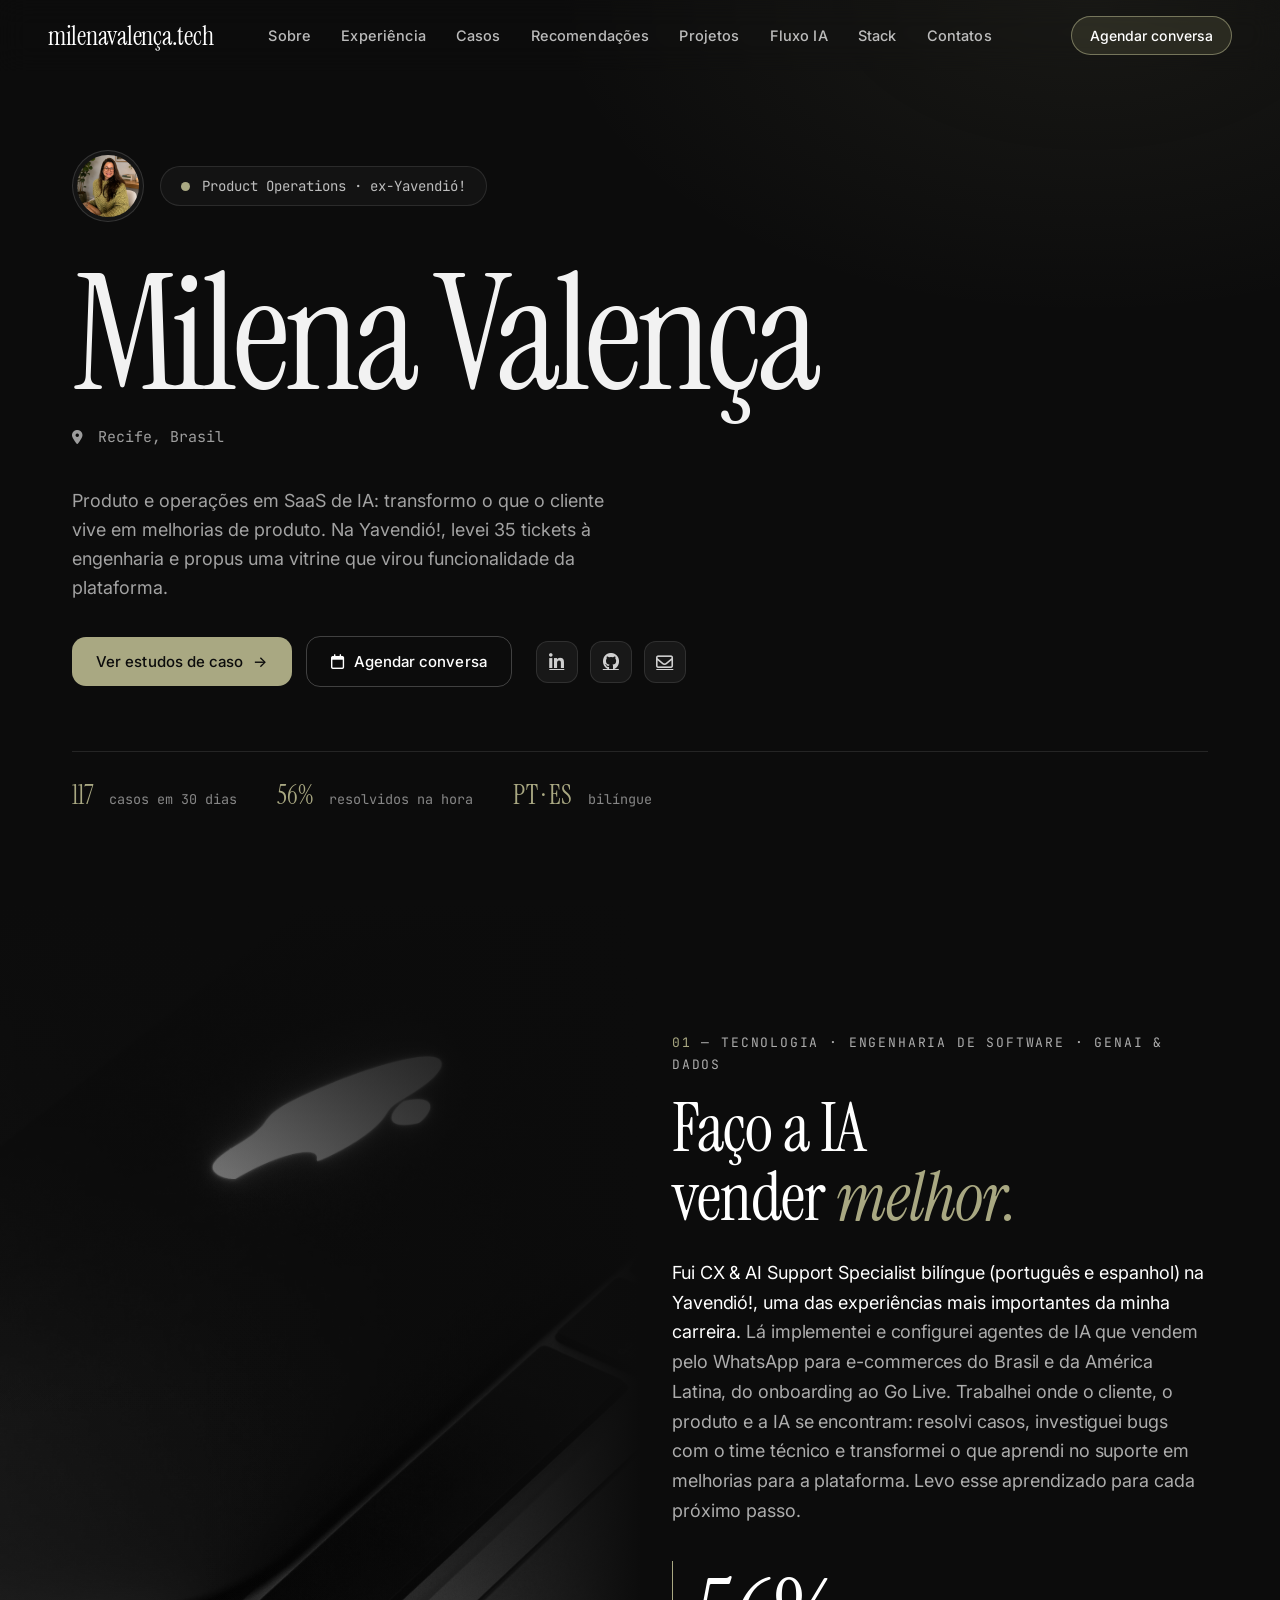
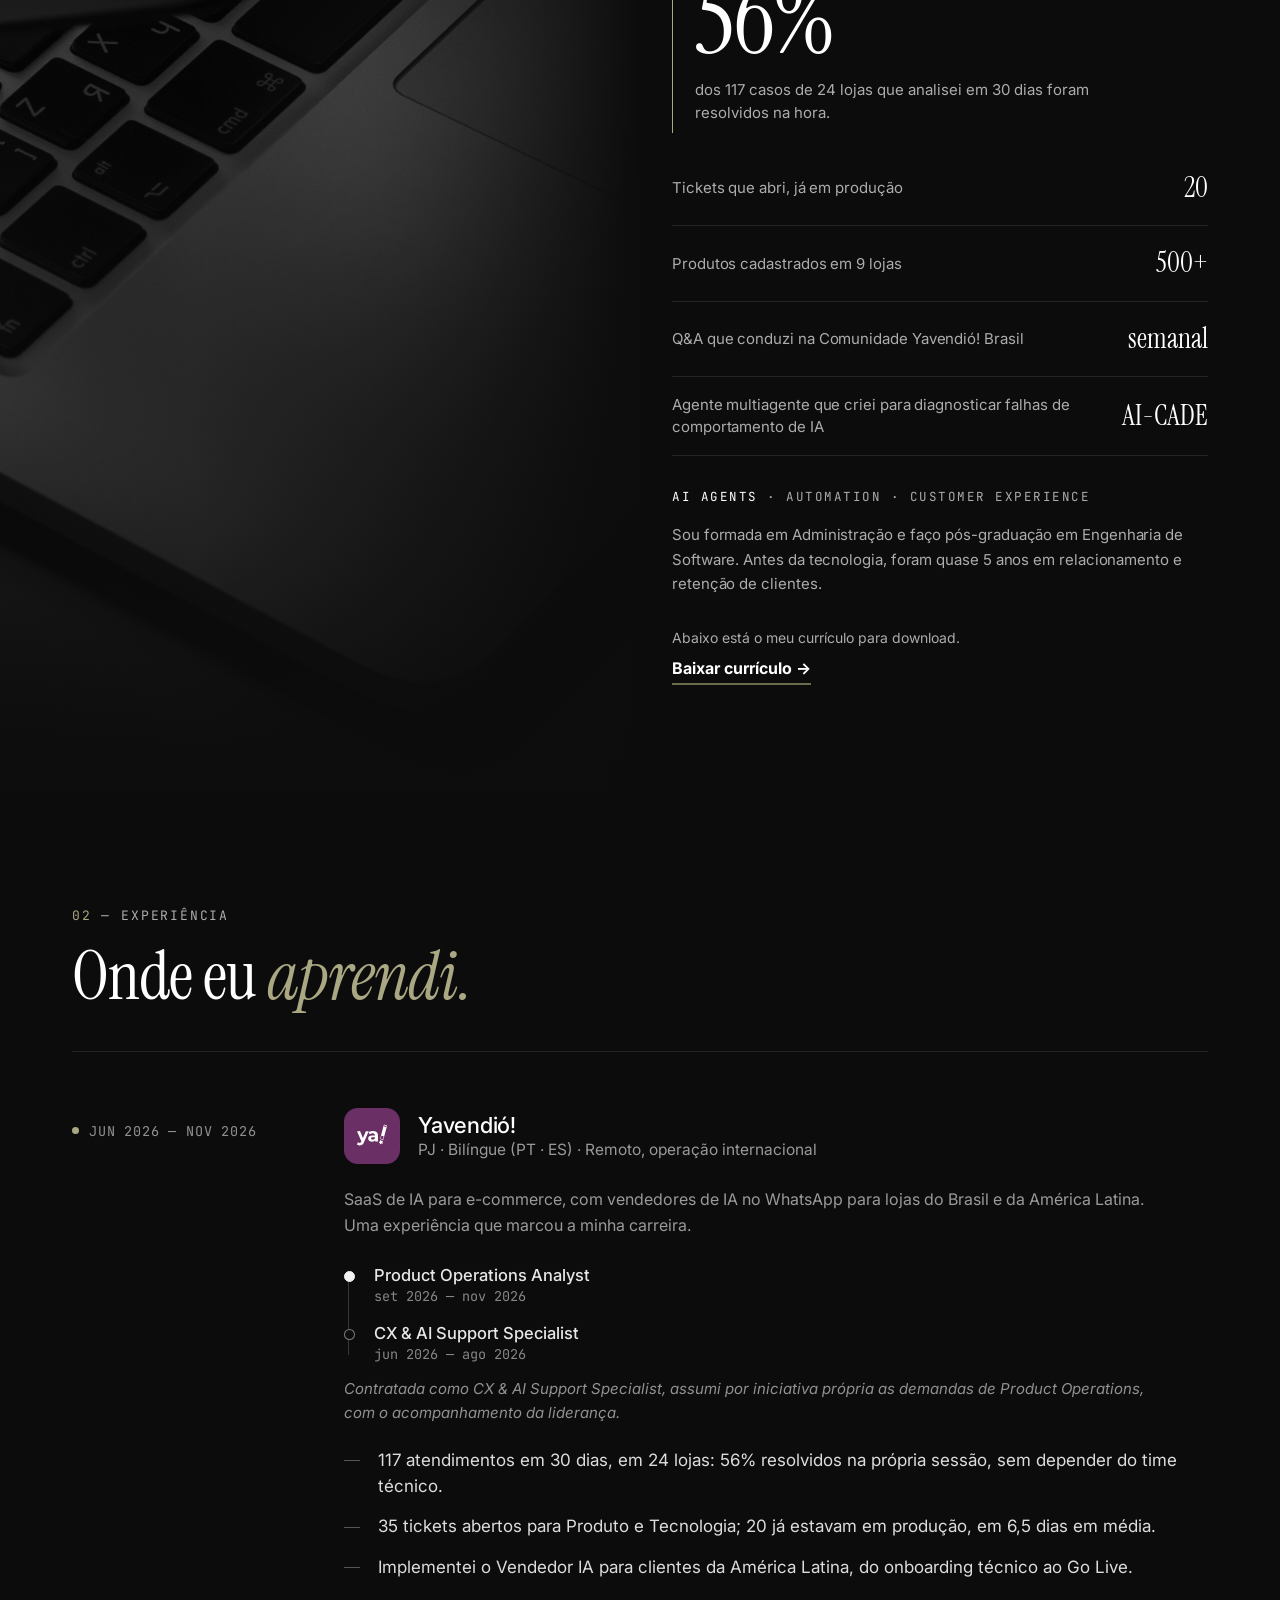
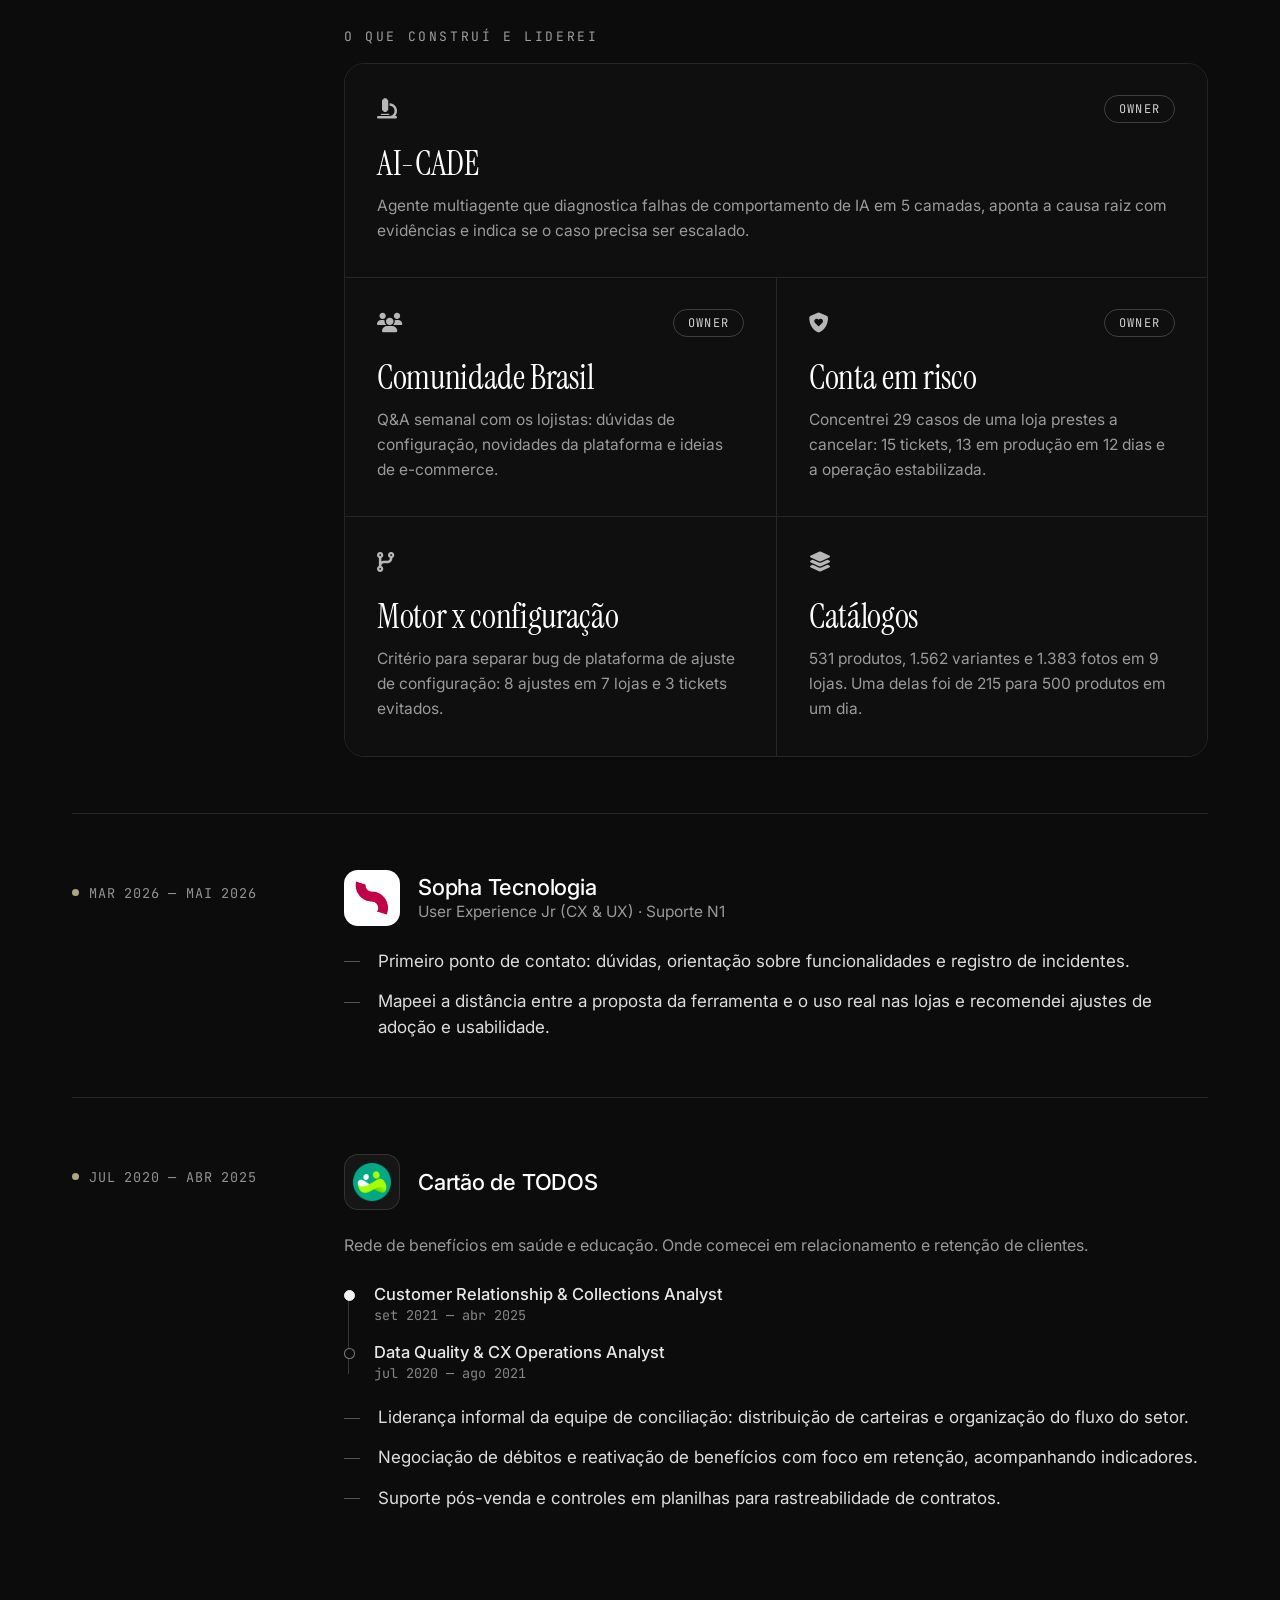
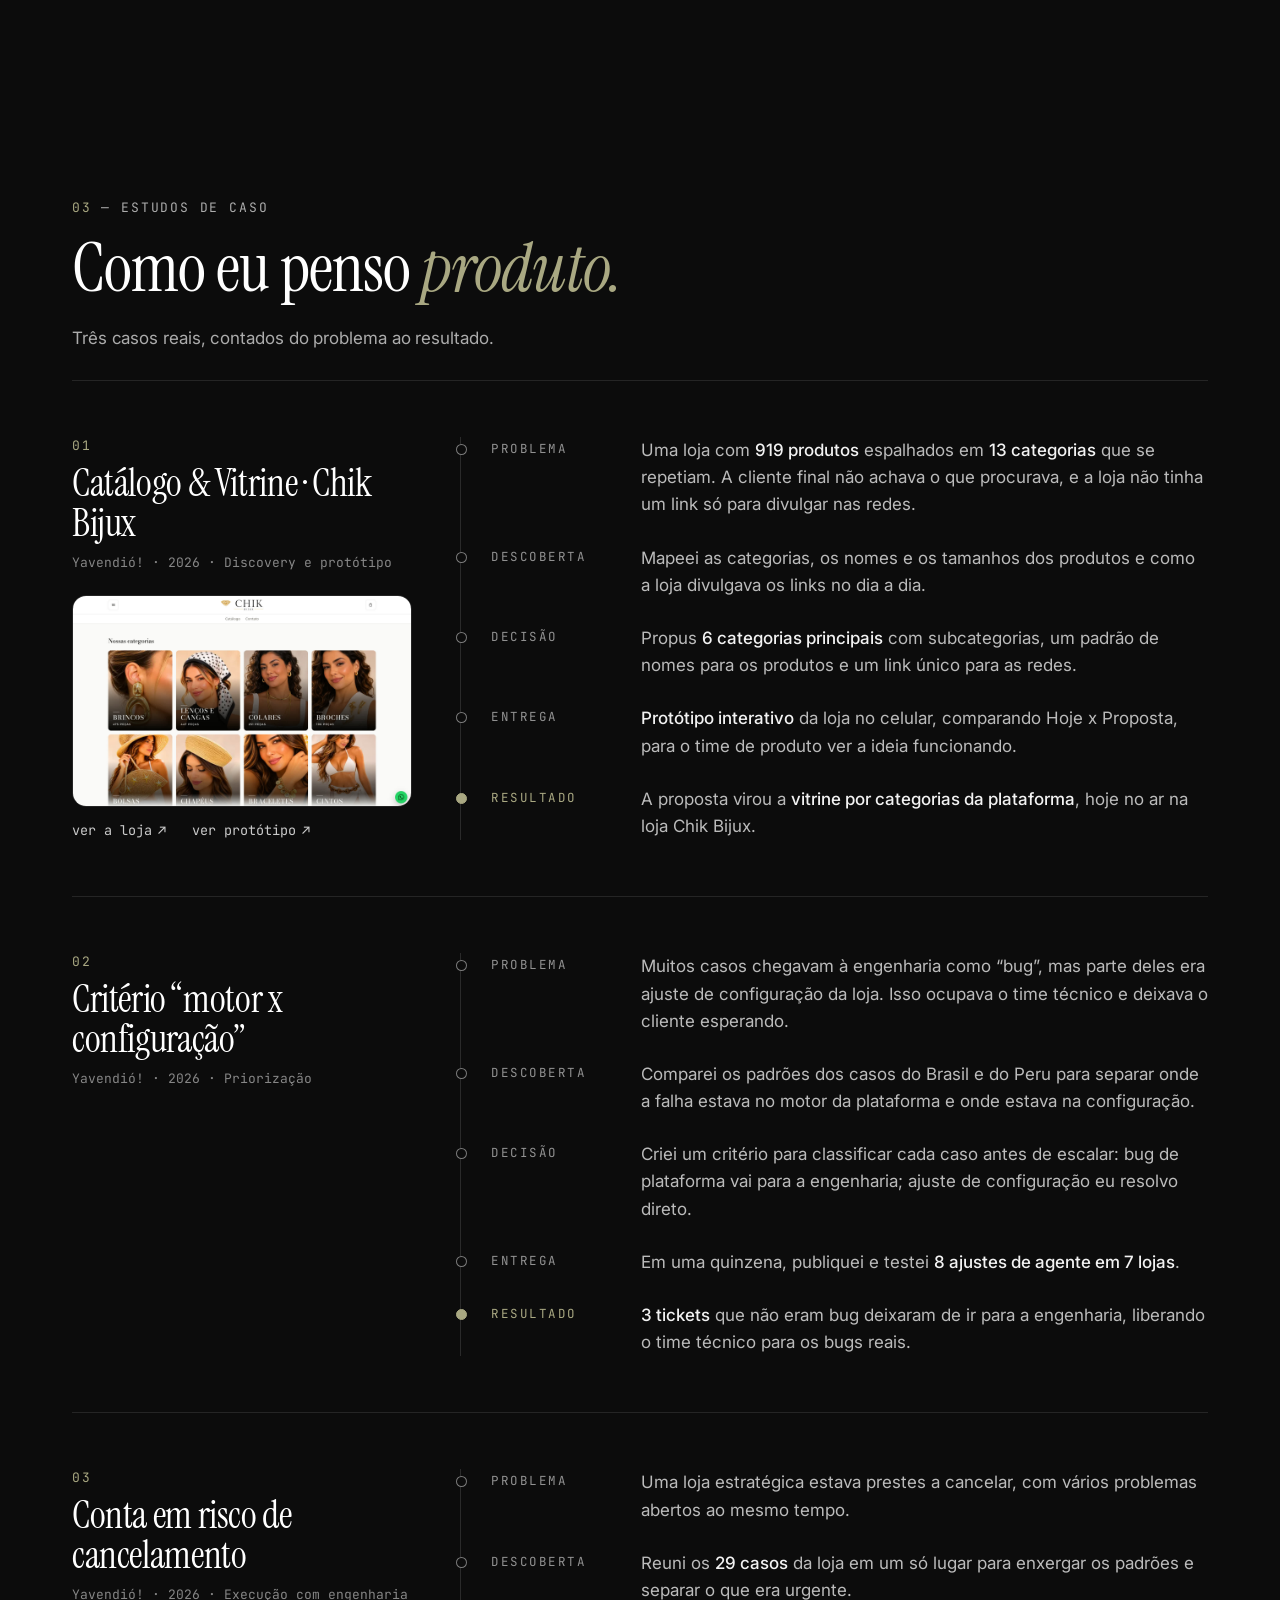
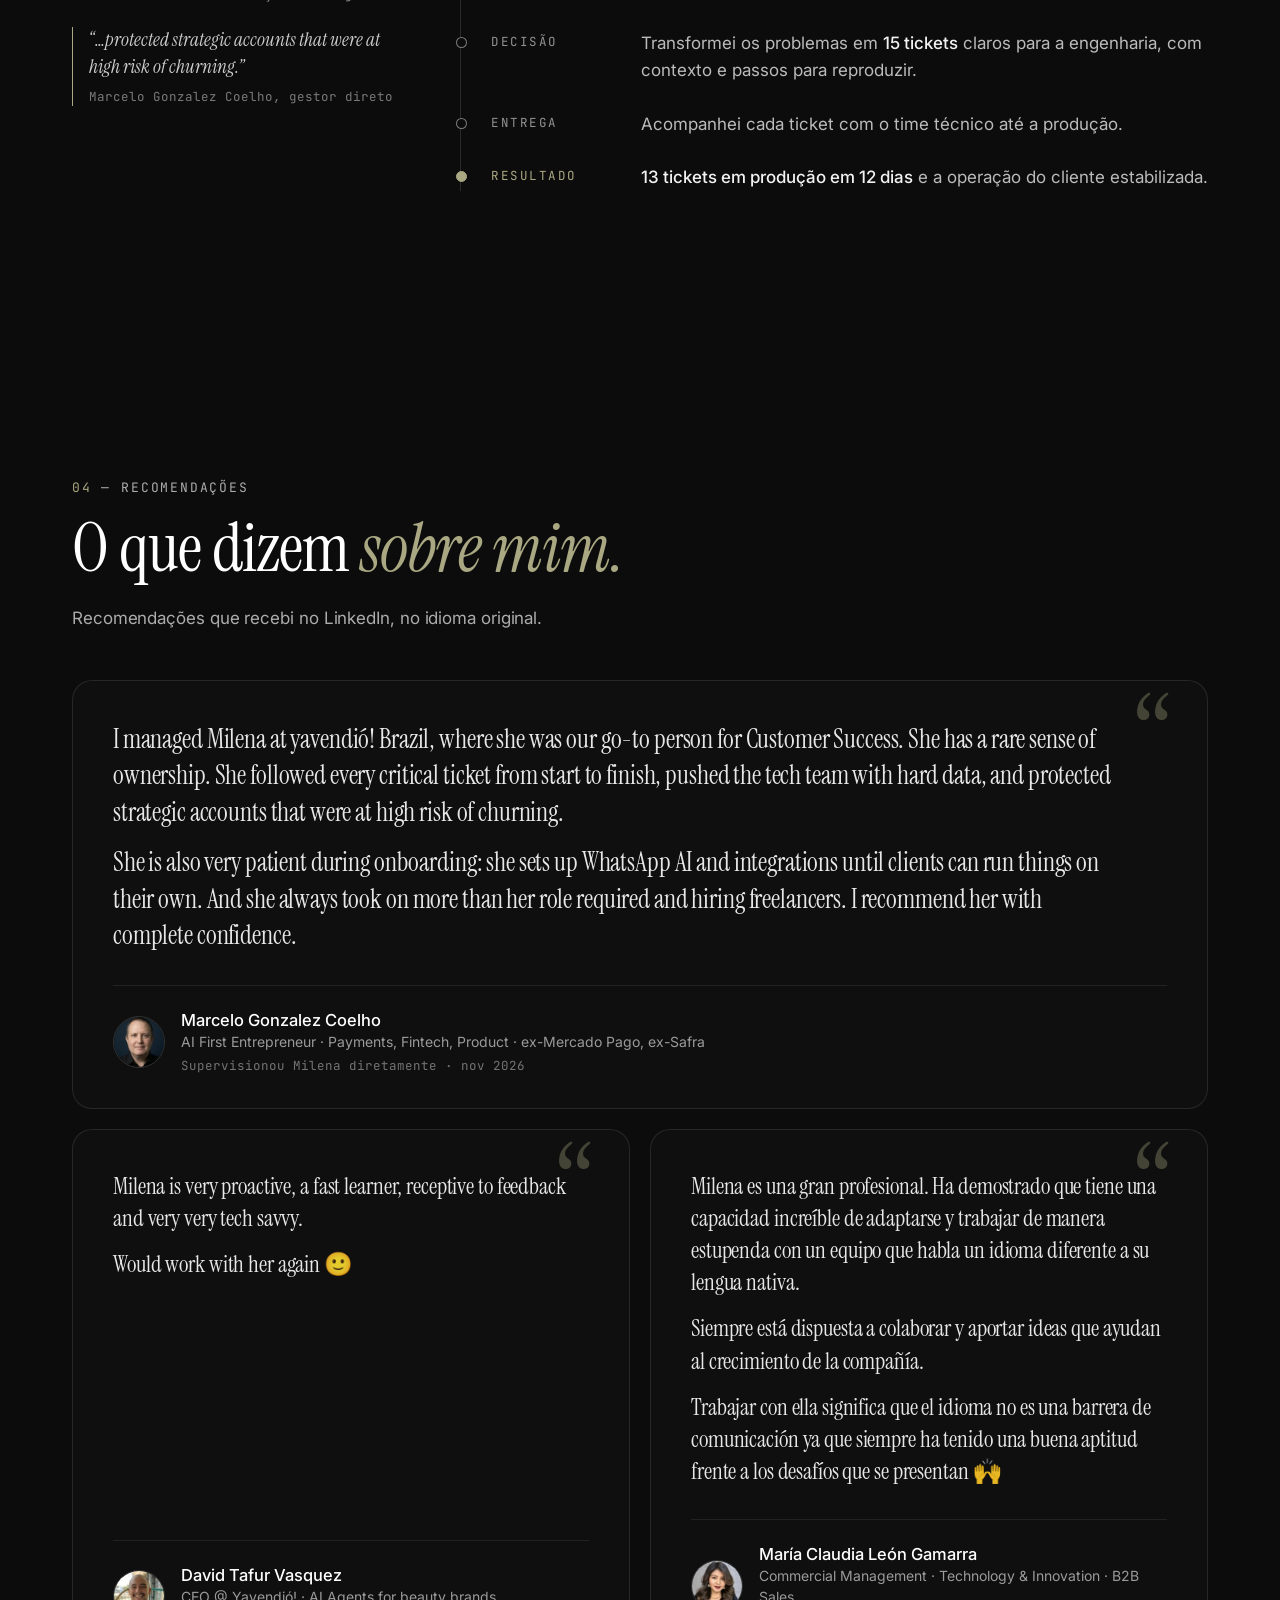
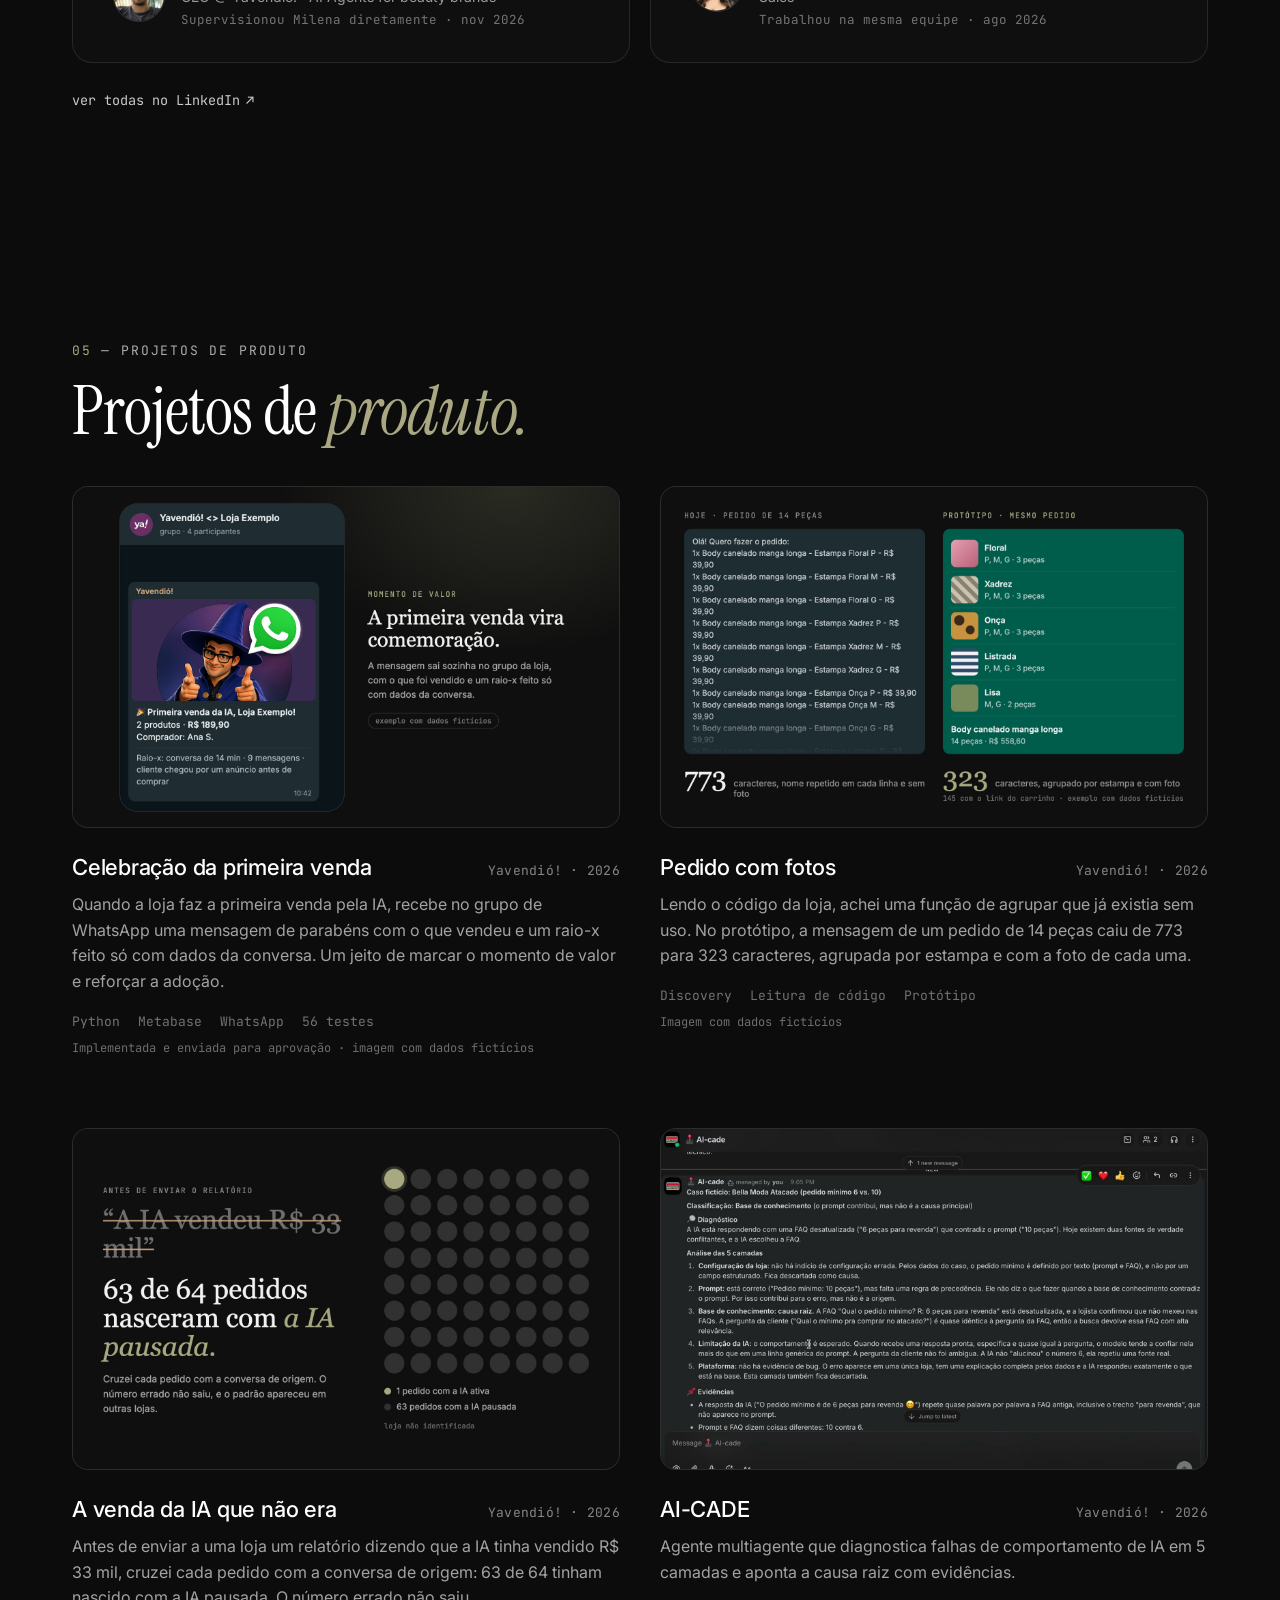
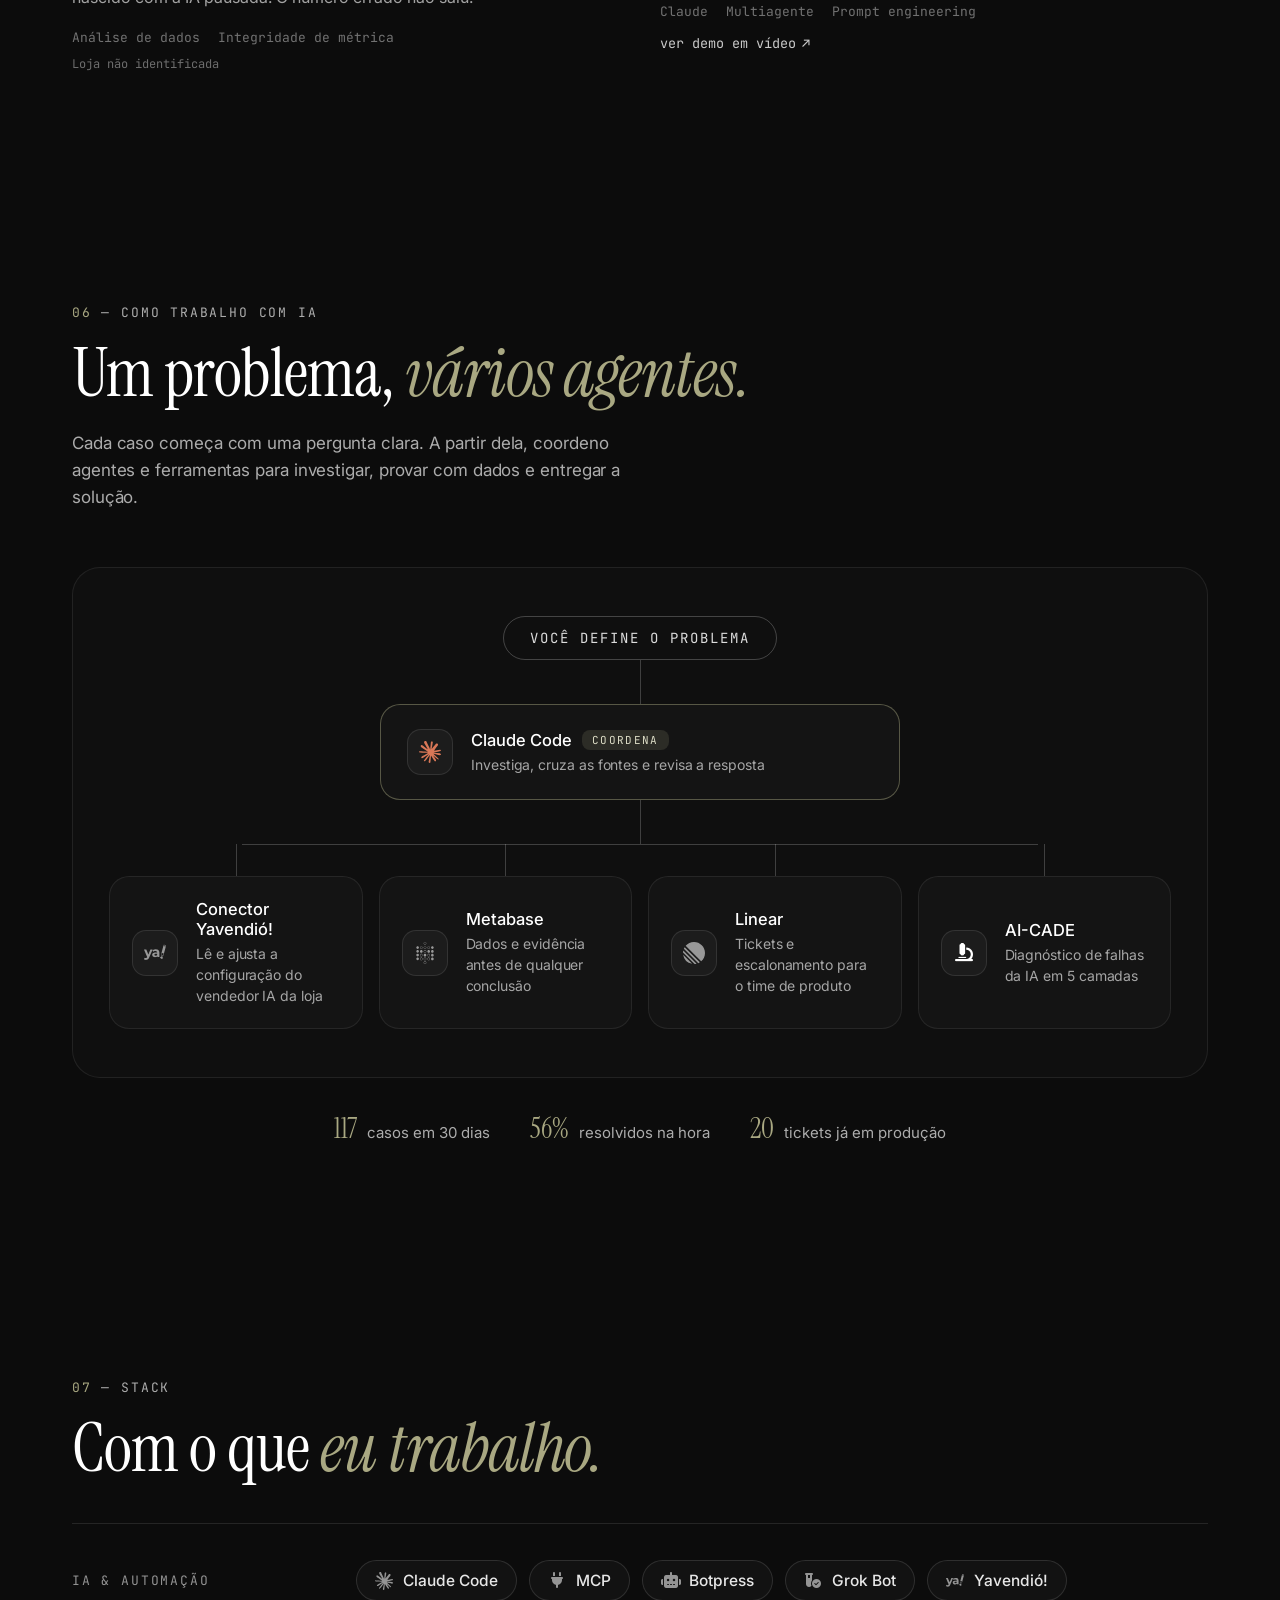
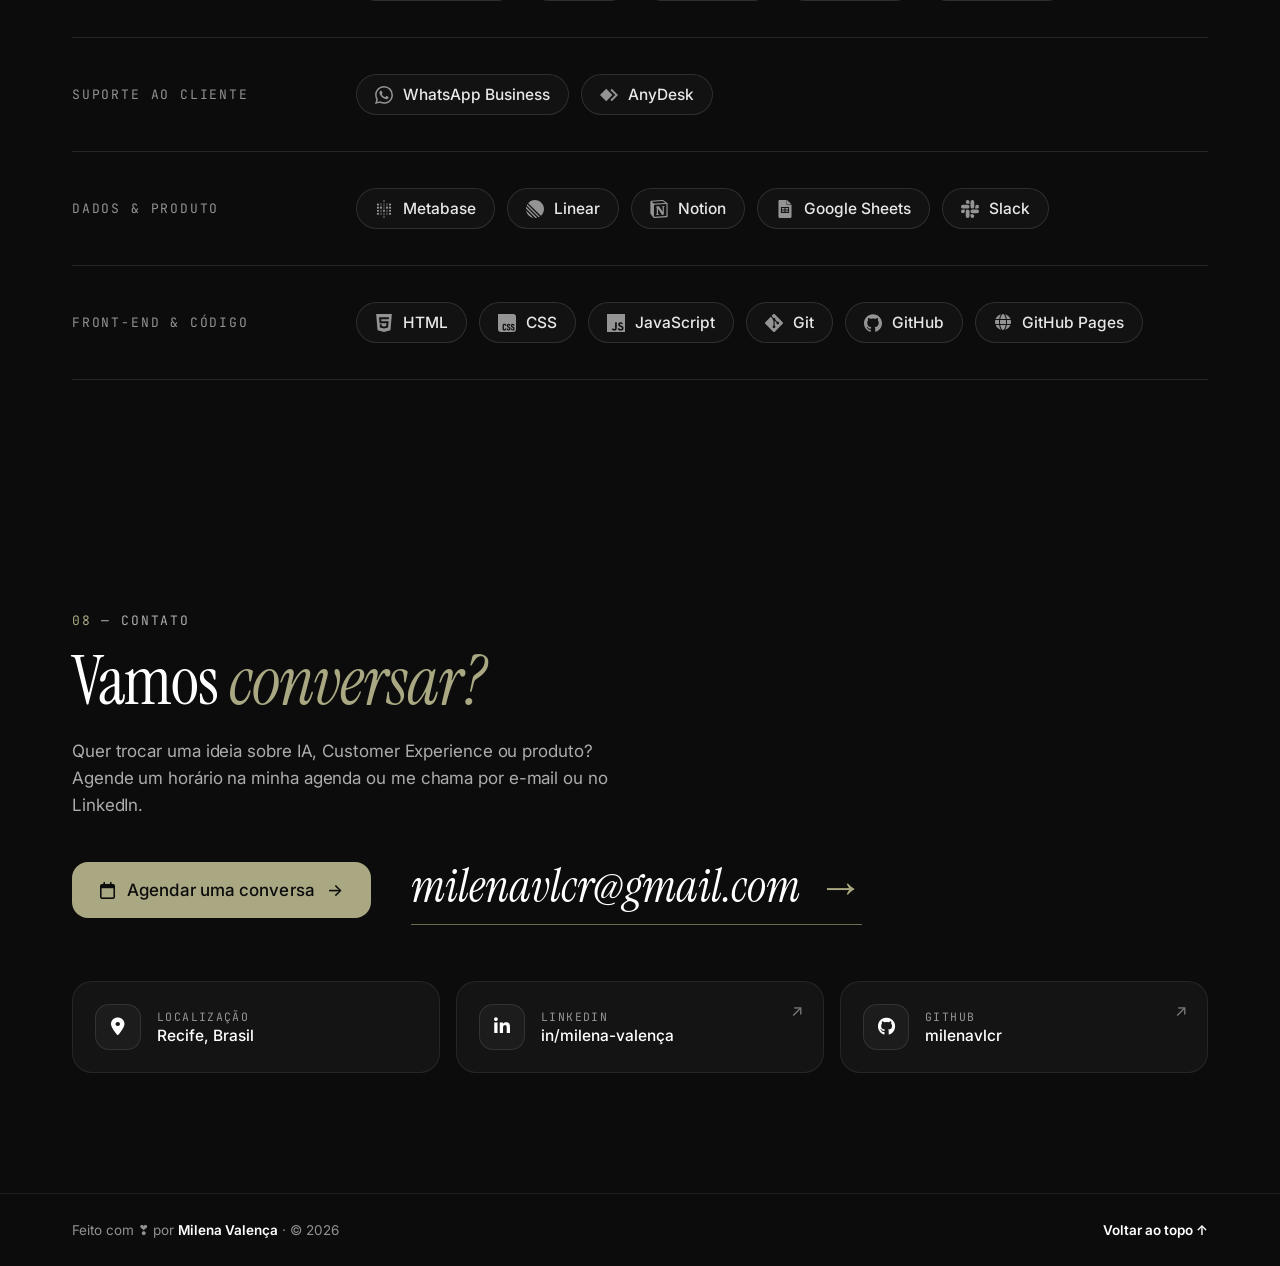
<file: index.html>
<!DOCTYPE html>
<html lang="pt-BR">

<head>
    <meta charset="UTF-8">
    <meta name="viewport" content="width=device-width, initial-scale=1.0">

    <link rel="stylesheet" href="https://cdnjs.cloudflare.com/ajax/libs/font-awesome/6.4.2/css/all.min.css" integrity="sha512-z3gLpd7yknf1YoNbCzqRKc4qyor8gaKU1qmn+CShxbuBusANI9QpRohGBreCFkKxLhei6S9CQXFEbbKuqLg0DA==" crossorigin="anonymous" referrerpolicy="no-referrer" />

    <link rel="stylesheet" href="styles.css?v=2026-11-18h">

    <title>Portfólio - Milena Valença </title>  
</head>

<body>
 <!--Header-->
  <section id="header">
    <a class="header-title" href="/">
      <h1>
        milenavalença.tech
      </h1>
    </a>

    <nav class="navbar">
      <button class="menu-hamburguer"></button>

      <ul class="navbar-links">
        <li><a href="#about">Sobre</a></li>
        <li><a href="#experience">Experiência</a></li>
        <li><a href="#cases">Casos</a></li>
        <li><a href="#recommendations">Recomendações</a></li>
        <li><a href="#projects">Projetos</a></li>
        <li><a href="#workflow">Fluxo IA</a></li>
        <li><a href="#stack">Stack</a></li>
        <li><a href="#contacts">Contatos</a></li>
      </ul>
    </nav>

    <a class="header-cta" href="https://calendar.app.google/kcjK7aw3rtmjyRnf8" target="_blank">Agendar conversa</a>

  </section>
 <!--End Header-->


    <!--Person-->
    <section id="person" class="hx">
      <div class="hx-wrap">
        <div class="hx-top">
          <img class="hx-avatar" src="./assets/newperfil.png" alt="Foto de Milena Valença">
          <p class="hx-badge"><span></span>Product Operations · ex-Yavendió!</p>
        </div>

        <h1 class="hx-name">Milena Valença</h1>

        <div class="hx-sub">
          <p class="hx-loc"><i class="fa-solid fa-location-dot"></i> Recife, Brasil</p>
        </div>

        <p class="hx-lead">Produto e operações em SaaS de IA: transformo o que o cliente vive em melhorias de produto. Na Yavendió!, levei 35 tickets à engenharia e propus uma vitrine que virou funcionalidade da plataforma.</p>

        <div class="hx-actions">
          <a class="hero-btn hero-pri" href="#cases">Ver estudos de caso <span>→</span></a>
          <a class="hero-btn hero-sec" href="https://calendar.app.google/kcjK7aw3rtmjyRnf8" target="_blank"><i class="fa-regular fa-calendar"></i> Agendar conversa</a>
          <div class="links">
            <a href="https://www.linkedin.com/in/milena-valen%C3%A7a/" target="_blank" aria-label="LinkedIn"><i class="fa-brands fa-linkedin-in"></i></a>
            <a href="https://github.com/milenavlcr" target="_blank" aria-label="GitHub"><i class="fa-brands fa-github"></i></a>
            <a href="mailto:milenavlcr@gmail.com" aria-label="E-mail"><i class="fa-regular fa-envelope"></i></a>
          </div>
        </div>

        <ul class="hx-stats">
          <li><b>117</b> casos em 30 dias</li>
          <li><b>56%</b> resolvidos na hora</li>
          <li><b>PT · ES</b> bilíngue</li>
        </ul>
      </div>
    </section>
<!--End Person-->

<!--About-->
<section id="about">
</div> 
  <div class="background-about">
    <div class="img-wrapper">
      <img src="assets/imgapple.jpg" alt="imgaple-notebook">
    </div>
  </div>

  <!-- Conteúdo da seção Sobre (o mesmo no computador e no celular) -->
  <div class="about-content">
    <p class="am-eyebrow"><span>01</span> — Tecnologia · Engenharia de Software · GenAI &amp; Dados</p>
    <h2 class="am-title">Faço a IA<br>vender <em>melhor.</em></h2>
    <p class="am-lead">Fui CX &amp; AI Support Specialist bilíngue (português e espanhol) na Yavendió!, uma das experiências mais importantes da minha carreira. <span>Lá implementei e configurei agentes de IA que vendem pelo WhatsApp para e-commerces do Brasil e da América Latina, do onboarding ao Go Live. Trabalhei onde o cliente, o produto e a IA se encontram: resolvi casos, investiguei bugs com o time técnico e transformei o que aprendi no suporte em melhorias para a plataforma. Levo esse aprendizado para cada próximo passo.</span></p>

    <div class="am-quote">
      <b>56%</b>
      <p>dos 117 casos de 24 lojas que analisei em 30 dias foram resolvidos na hora.</p>
    </div>

    <ul class="am-list">
      <li>Tickets que abri, já em produção <strong>20</strong></li>
      <li>Produtos cadastrados em 9 lojas <strong>500+</strong></li>
      <li>Q&amp;A que conduzi na Comunidade Yavendió! Brasil <strong>semanal</strong></li>
      <li>Agente multiagente que criei para diagnosticar falhas de comportamento de IA <strong>AI-CADE</strong></li>
    </ul>

    <p class="am-tags"><span>AI Agents</span> · Automation · Customer Experience</p>

    <p class="am-edu">Sou formada em Administração e faço pós-graduação em Engenharia de Software. Antes da tecnologia, foram quase 5 anos em relacionamento e retenção de clientes.</p>

    <p class="am-note">Abaixo está o meu currículo para download.</p>
    <div class="am-links">
      <a href="public/document/CV Milena Valença - Produto.pdf" download="CV-Milena-Valença-Produto" aria-label="Baixar currículo Milena Valença">Baixar currículo →</a>
    </div>
  </div>

</section>
<!--End About-->

<!--Experience-->
<section id="experience">
  <div class="wf-wrap">
    <p class="am-eyebrow"><span>02</span> — Experiência</p>
    <h2 class="pj-title">Onde eu <em>aprendi.</em></h2>

    <div class="xp-list">

      <article class="xp-item">
        <p class="xp-date"><span></span>jun 2026 — nov 2026</p>
        <div class="xp-body">
          <div class="xp-co">
            <div class="xp-logo xp-logo-ya"><img src="./assets/logos/yavendio.svg" alt="Yavendió!"></div>
            <div>
              <h3>Yavendió!</h3>
              <p>PJ · Bilíngue (PT · ES) · Remoto, operação internacional</p>
            </div>
          </div>
          <p class="xp-about">SaaS de IA para e-commerce, com vendedores de IA no WhatsApp para lojas do Brasil e da América Latina. Uma experiência que marcou a minha carreira.</p>
          <ol class="xp-roles">
            <li class="is-last"><b>Product Operations Analyst</b><span>set 2026 — nov 2026</span></li>
            <li><b>CX &amp; AI Support Specialist</b><span>jun 2026 — ago 2026</span></li>
          </ol>
          <p class="xp-context">Contratada como CX &amp; AI Support Specialist, assumi por iniciativa própria as demandas de Product Operations, com o acompanhamento da liderança.</p>
          <ul class="xp-points">
            <li>117 atendimentos em 30 dias, em 24 lojas: 56% resolvidos na própria sessão, sem depender do time técnico.</li>
            <li>35 tickets abertos para Produto e Tecnologia; 20 já estavam em produção, em 6,5 dias em média.</li>
            <li>Implementei o Vendedor IA para clientes da América Latina, do onboarding técnico ao Go Live.</li>
          </ul>

          <p class="xp-label">O que construí e liderei</p>
          <div class="xp-grid">
            <div class="xp-card xp-wide">
              <div class="xp-card-top"><i class="fa-solid fa-microscope"></i><span class="xp-role">Owner</span></div>
              <h4>AI-CADE</h4>
              <p>Agente multiagente que diagnostica falhas de comportamento de IA em 5 camadas, aponta a causa raiz com evidências e indica se o caso precisa ser escalado.</p>
            </div>
            <div class="xp-card">
              <div class="xp-card-top"><i class="fa-solid fa-users"></i><span class="xp-role">Owner</span></div>
              <h4>Comunidade Brasil</h4>
              <p>Q&amp;A semanal com os lojistas: dúvidas de configuração, novidades da plataforma e ideias de e-commerce.</p>
            </div>
            <div class="xp-card">
              <div class="xp-card-top"><i class="fa-solid fa-shield-heart"></i><span class="xp-role">Owner</span></div>
              <h4>Conta em risco</h4>
              <p>Concentrei 29 casos de uma loja prestes a cancelar: 15 tickets, 13 em produção em 12 dias e a operação estabilizada.</p>
            </div>
            <div class="xp-card">
              <div class="xp-card-top"><i class="fa-solid fa-code-branch"></i></div>
              <h4>Motor x configuração</h4>
              <p>Critério para separar bug de plataforma de ajuste de configuração: 8 ajustes em 7 lojas e 3 tickets evitados.</p>
            </div>
            <div class="xp-card">
              <div class="xp-card-top"><i class="fa-solid fa-layer-group"></i></div>
              <h4>Catálogos</h4>
              <p>531 produtos, 1.562 variantes e 1.383 fotos em 9 lojas. Uma delas foi de 215 para 500 produtos em um dia.</p>
            </div>
          </div>
        </div>
      </article>

      <article class="xp-item">
        <p class="xp-date"><span></span>mar 2026 — mai 2026</p>
        <div class="xp-body">
          <div class="xp-co">
            <div class="xp-logo xp-logo-sopha"><img src="./assets/logos/sopha-cor.png" alt="Sopha Tecnologia"></div>
            <div>
              <h3>Sopha Tecnologia</h3>
              <p>User Experience Jr (CX &amp; UX) · Suporte N1</p>
            </div>
          </div>
          <ul class="xp-points">
            <li>Primeiro ponto de contato: dúvidas, orientação sobre funcionalidades e registro de incidentes.</li>
            <li>Mapeei a distância entre a proposta da ferramenta e o uso real nas lojas e recomendei ajustes de adoção e usabilidade.</li>
          </ul>
        </div>
      </article>

      <article class="xp-item">
        <p class="xp-date"><span></span>jul 2020 — abr 2025</p>
        <div class="xp-body">
          <div class="xp-co">
            <div class="xp-logo xp-logo-cdt"><img src="./assets/logos/cartao-de-todos-cor.png" alt="Cartão de TODOS"></div>
            <div>
              <h3>Cartão de TODOS</h3>
            </div>
          </div>
          <p class="xp-about">Rede de benefícios em saúde e educação. Onde comecei em relacionamento e retenção de clientes.</p>
          <ol class="xp-roles">
            <li class="is-last"><b>Customer Relationship &amp; Collections Analyst</b><span>set 2021 — abr 2025</span></li>
            <li><b>Data Quality &amp; CX Operations Analyst</b><span>jul 2020 — ago 2021</span></li>
          </ol>
          <ul class="xp-points">
            <li>Liderança informal da equipe de conciliação: distribuição de carteiras e organização do fluxo do setor.</li>
            <li>Negociação de débitos e reativação de benefícios com foco em retenção, acompanhando indicadores.</li>
            <li>Suporte pós-venda e controles em planilhas para rastreabilidade de contratos.</li>
          </ul>
        </div>
      </article>

    </div>
  </div>
</section>
<!--End Experience-->

<!--Cases-->
<section id="cases">
  <div class="wf-wrap">
    <p class="am-eyebrow"><span>03</span> — Estudos de caso</p>
    <h2 class="pj-title">Como eu penso <em>produto.</em></h2>
    <p class="ct-lead cs-lead">Três casos reais, contados do problema ao resultado.</p>

    <div class="cs-list">
      <article class="cs-item">
        <div class="cs-side">
          <span class="cs-num">01</span>
          <h3>Catálogo &amp; Vitrine · Chik Bijux</h3>
          <p class="cs-meta">Yavendió! · 2026 · Discovery e protótipo</p>
          <a class="cs-thumb" href="https://store.yavendio.com/br/chik-bijux" target="_blank" rel="noopener"><img src="./assets/projetos/chik-bijux.jpg" alt="Vitrine por categorias da loja Chik Bijux" loading="lazy"></a>
          <div class="pj-links">
            <a class="pj-link" href="https://store.yavendio.com/br/chik-bijux" target="_blank" rel="noopener">ver a loja <span>↗</span></a>
            <a class="pj-link" href="./public/prototipo/catalogo.html" target="_blank" rel="noopener">ver protótipo <span>↗</span></a>
          </div>
        </div>
        <ol class="cs-steps">
          <li><span class="cs-step">Problema</span><p>Uma loja com <b>919 produtos</b> espalhados em <b>13 categorias</b> que se repetiam. A cliente final não achava o que procurava, e a loja não tinha um link só para divulgar nas redes.</p></li>
          <li><span class="cs-step">Descoberta</span><p>Mapeei as categorias, os nomes e os tamanhos dos produtos e como a loja divulgava os links no dia a dia.</p></li>
          <li><span class="cs-step">Decisão</span><p>Propus <b>6 categorias principais</b> com subcategorias, um padrão de nomes para os produtos e um link único para as redes.</p></li>
          <li><span class="cs-step">Entrega</span><p><b>Protótipo interativo</b> da loja no celular, comparando Hoje x Proposta, para o time de produto ver a ideia funcionando.</p></li>
          <li><span class="cs-step">Resultado</span><p>A proposta virou a <b>vitrine por categorias da plataforma</b>, hoje no ar na loja Chik Bijux.</p></li>
        </ol>
      </article>

      <article class="cs-item">
        <div class="cs-side">
          <span class="cs-num">02</span>
          <h3>Critério “motor x configuração”</h3>
          <p class="cs-meta">Yavendió! · 2026 · Priorização</p>
        </div>
        <ol class="cs-steps">
          <li><span class="cs-step">Problema</span><p>Muitos casos chegavam à engenharia como “bug”, mas parte deles era ajuste de configuração da loja. Isso ocupava o time técnico e deixava o cliente esperando.</p></li>
          <li><span class="cs-step">Descoberta</span><p>Comparei os padrões dos casos do Brasil e do Peru para separar onde a falha estava no motor da plataforma e onde estava na configuração.</p></li>
          <li><span class="cs-step">Decisão</span><p>Criei um critério para classificar cada caso antes de escalar: bug de plataforma vai para a engenharia; ajuste de configuração eu resolvo direto.</p></li>
          <li><span class="cs-step">Entrega</span><p>Em uma quinzena, publiquei e testei <b>8 ajustes de agente em 7 lojas</b>.</p></li>
          <li><span class="cs-step">Resultado</span><p><b>3 tickets</b> que não eram bug deixaram de ir para a engenharia, liberando o time técnico para os bugs reais.</p></li>
        </ol>
      </article>

      <article class="cs-item">
        <div class="cs-side">
          <span class="cs-num">03</span>
          <h3>Conta em risco de cancelamento</h3>
          <p class="cs-meta">Yavendió! · 2026 · Execução com engenharia</p>
          <p class="cs-quote">“…protected strategic accounts that were at high risk of churning.”<span>Marcelo Gonzalez Coelho, gestor direto</span></p>
        </div>
        <ol class="cs-steps">
          <li><span class="cs-step">Problema</span><p>Uma loja estratégica estava prestes a cancelar, com vários problemas abertos ao mesmo tempo.</p></li>
          <li><span class="cs-step">Descoberta</span><p>Reuni os <b>29 casos</b> da loja em um só lugar para enxergar os padrões e separar o que era urgente.</p></li>
          <li><span class="cs-step">Decisão</span><p>Transformei os problemas em <b>15 tickets</b> claros para a engenharia, com contexto e passos para reproduzir.</p></li>
          <li><span class="cs-step">Entrega</span><p>Acompanhei cada ticket com o time técnico até a produção.</p></li>
          <li><span class="cs-step">Resultado</span><p><b>13 tickets em produção em 12 dias</b> e a operação do cliente estabilizada.</p></li>
        </ol>
      </article>
    </div>

  </div>
</section>
<!--End Cases-->


<!--Recommendations-->
<section id="recommendations">
  <div class="wf-wrap">
    <p class="am-eyebrow"><span>04</span> — Recomendações</p>
    <h2 class="pj-title">O que dizem <em>sobre mim.</em></h2>
    <p class="ct-lead rc-lead">Recomendações que recebi no LinkedIn, no idioma original.</p>

    <div class="rc-grid">
    <!--
      NOVA RECOMENDAÇÃO: copie um bloco <figure> abaixo e troque:
      - o texto dentro de <blockquote> (um <p> por parágrafo)
      - a foto em assets/recomendacoes/ (quadrada, 200x200)
      - nome, cargo (rc-role) e relação + mês (rc-rel)
      - lang="en", "es" ou "pt"
      Use class="rc-card rc-wide" para textos longos (ocupa a linha inteira).
    -->
    <figure class="rc-card rc-wide" lang="en">
      <span class="rc-mark" aria-hidden="true">“</span>
      <blockquote>
        <p>I managed Milena at yavendió! Brazil, where she was our go-to person for Customer Success. She has a rare sense of ownership. She followed every critical ticket from start to finish, pushed the tech team with hard data, and protected strategic accounts that were at high risk of churning.</p>
        <p>She is also very patient during onboarding: she sets up WhatsApp AI and integrations until clients can run things on their own. And she always took on more than her role required and hiring freelancers. I recommend her with complete confidence.</p>
      </blockquote>
      <figcaption>
        <img src="./assets/recomendacoes/marcelo-gonzalez-coelho.jpg" alt="Foto de Marcelo Gonzalez Coelho" loading="lazy">
        <div>
          <b>Marcelo Gonzalez Coelho</b>
          <span class="rc-role">AI First Entrepreneur · Payments, Fintech, Product · ex-Mercado Pago, ex-Safra</span>
          <span class="rc-rel">Supervisionou Milena diretamente · nov 2026</span>
        </div>
      </figcaption>
    </figure>

    <figure class="rc-card" lang="en">
      <span class="rc-mark" aria-hidden="true">“</span>
      <blockquote>
        <p>Milena is very proactive, a fast learner, receptive to feedback and very very tech savvy.</p>
        <p>Would work with her again 🙂</p>
      </blockquote>
      <figcaption>
        <img src="./assets/recomendacoes/david-tafur-vasquez.jpg" alt="Foto de David Tafur Vasquez" loading="lazy">
        <div>
          <b>David Tafur Vasquez</b>
          <span class="rc-role">CEO @ Yavendió! · AI Agents for beauty brands</span>
          <span class="rc-rel">Supervisionou Milena diretamente · nov 2026</span>
        </div>
      </figcaption>
    </figure>

    <figure class="rc-card" lang="es">
      <span class="rc-mark" aria-hidden="true">“</span>
      <blockquote>
        <p>Milena es una gran profesional. Ha demostrado que tiene una capacidad increíble de adaptarse y trabajar de manera estupenda con un equipo que habla un idioma diferente a su lengua nativa.</p>
        <p>Siempre está dispuesta a colaborar y aportar ideas que ayudan al crecimiento de la compañía.</p>
        <p>Trabajar con ella significa que el idioma no es una barrera de comunicación ya que siempre ha tenido una buena aptitud frente a los desafíos que se presentan 🙌</p>
      </blockquote>
      <figcaption>
        <img src="./assets/recomendacoes/maria-claudia-leon-gamarra.jpg" alt="Foto de María Claudia León Gamarra" loading="lazy">
        <div>
          <b>María Claudia León Gamarra</b>
          <span class="rc-role">Commercial Management · Technology &amp; Innovation · B2B Sales</span>
          <span class="rc-rel">Trabalhou na mesma equipe · ago 2026</span>
        </div>
      </figcaption>
    </figure>
    </div>

    <a class="pj-link rc-more" href="https://www.linkedin.com/in/milena-valen%C3%A7a/details/recommendations/" target="_blank" rel="noopener">ver todas no LinkedIn <span>↗</span></a>
  </div>
</section>
<!--End Recommendations-->



<!--Project-->
<section id="projects">
  <div class="projects-head">
    <p class="am-eyebrow"><span>05</span> — Projetos de produto</p>
    <h2 class="pj-title">Projetos de <em>produto.</em></h2>
  </div>

  <div class="pj-grid">
    <article class="pj-card">
      <div class="pj-shot">
        <img src="./assets/projetos/venda.jpg" alt="Exemplo de mensagem de parabéns pela primeira venda no grupo de WhatsApp da loja" loading="lazy">
      </div>
      <div class="pj-head">
        <h3>Celebração da primeira venda</h3>
        <span class="pj-meta">Yavendió! · 2026</span>
      </div>
      <p class="pj-desc">Quando a loja faz a primeira venda pela IA, recebe no grupo de WhatsApp uma mensagem de parabéns com o que vendeu e um raio-x feito só com dados da conversa. Um jeito de marcar o momento de valor e reforçar a adoção.</p>
      <ul class="pj-stack"><li>Python</li><li>Metabase</li><li>WhatsApp</li><li>56 testes</li></ul>
      <p class="pj-note">Implementada e enviada para aprovação · imagem com dados fictícios</p>
    </article>
    <article class="pj-card">
      <div class="pj-shot">
        <img src="./assets/projetos/pedido.jpg" alt="Comparação entre a mensagem de pedido atual e o protótipo agrupado com fotos" loading="lazy">
      </div>
      <div class="pj-head">
        <h3>Pedido com fotos</h3>
        <span class="pj-meta">Yavendió! · 2026</span>
      </div>
      <p class="pj-desc">Lendo o código da loja, achei uma função de agrupar que já existia sem uso. No protótipo, a mensagem de um pedido de 14 peças caiu de 773 para 323 caracteres, agrupada por estampa e com a foto de cada uma.</p>
      <ul class="pj-stack"><li>Discovery</li><li>Leitura de código</li><li>Protótipo</li></ul>
      <p class="pj-note">Imagem com dados fictícios</p>
    </article>
    <article class="pj-card">
      <div class="pj-shot">
        <img src="./assets/projetos/metrica.jpg" alt="64 pedidos, sendo 63 com a IA pausada" loading="lazy">
      </div>
      <div class="pj-head">
        <h3>A venda da IA que não era</h3>
        <span class="pj-meta">Yavendió! · 2026</span>
      </div>
      <p class="pj-desc">Antes de enviar a uma loja um relatório dizendo que a IA tinha vendido R$ 33 mil, cruzei cada pedido com a conversa de origem: 63 de 64 tinham nascido com a IA pausada. O número errado não saiu.</p>
      <ul class="pj-stack"><li>Análise de dados</li><li>Integridade de métrica</li></ul>
      <p class="pj-note">Loja não identificada</p>
    </article>
    <article class="pj-card">
      <a class="pj-shot" href="./assets/ai-cade-demo.mp4" target="_blank" rel="noopener">
        <img src="./assets/projetos/ai-cade.jpg" alt="AI-CADE mostrando o diagnóstico de um caso em 5 camadas" loading="lazy">
      </a>
      <div class="pj-head">
        <h3>AI-CADE</h3>
        <span class="pj-meta">Yavendió! · 2026</span>
      </div>
      <p class="pj-desc">Agente multiagente que diagnostica falhas de comportamento de IA em 5 camadas e aponta a causa raiz com evidências.</p>
      <ul class="pj-stack"><li>Claude</li><li>Multiagente</li><li>Prompt engineering</li></ul>
      <a class="pj-link" href="./assets/ai-cade-demo.mp4" target="_blank" rel="noopener">ver demo em vídeo <span>↗</span></a>
    </article>
  </div>
</section>
<!--End Project-->


<!--Workflow-->
<section id="workflow">
  <div class="wf-wrap">
    <p class="am-eyebrow"><span>06</span> — Como trabalho com IA</p>
    <h2 class="pj-title">Um problema, <em>vários agentes.</em></h2>
    <p class="ct-lead">Cada caso começa com uma pergunta clara. A partir dela, coordeno agentes e ferramentas para investigar, provar com dados e entregar a solução.</p>

    <div class="wf-diagram">
      <div class="wf-start">Você define o problema</div>
      <span class="wf-line"></span>

      <div class="wf-hub">
        <div class="wf-ico" style="--brand:#D97757"><span class="lg" role="img" aria-label="Claude" style="--logo:url(assets/logos/claude.svg)"></span></div>
        <div>
          <p class="wf-name">Claude Code <small>Coordena</small></p>
          <p class="wf-desc">Investiga, cruza as fontes e revisa a resposta</p>
        </div>
      </div>
      <span class="wf-line"></span>

      <div class="wf-grid">
        <div class="wf-card">
          <div class="wf-ico" style="--brand:#AB84C8"><span class="lg" role="img" aria-label="Yavendió!" style="--logo:url(assets/logos/yavendio.svg)"></span></div>
          <div>
            <p class="wf-name">Conector Yavendió!</p>
            <p class="wf-desc">Lê e ajusta a configuração do vendedor IA da loja</p>
          </div>
        </div>
        <div class="wf-card">
          <div class="wf-ico" style="--brand:#509EE3"><span class="lg" role="img" aria-label="Metabase" style="--logo:url(assets/logos/metabase.svg)"></span></div>
          <div>
            <p class="wf-name">Metabase</p>
            <p class="wf-desc">Dados e evidência antes de qualquer conclusão</p>
          </div>
        </div>
        <div class="wf-card">
          <div class="wf-ico" style="--brand:#7B85E8"><span class="lg" role="img" aria-label="Linear" style="--logo:url(assets/logos/linear.svg)"></span></div>
          <div>
            <p class="wf-name">Linear</p>
            <p class="wf-desc">Tickets e escalonamento para o time de produto</p>
          </div>
        </div>
        <div class="wf-card">
          <div class="wf-ico"><i class="fa-solid fa-microscope"></i></div>
          <div>
            <p class="wf-name">AI-CADE</p>
            <p class="wf-desc">Diagnóstico de falhas da IA em 5 camadas</p>
          </div>
        </div>
      </div>
    </div>

    <ul class="wf-results">
      <li><strong>117</strong> casos em 30 dias</li>
      <li><strong>56%</strong> resolvidos na hora</li>
      <li><strong>20</strong> tickets já em produção</li>
    </ul>
  </div>
</section>
<!--End Workflow-->


<!--Stack-->
<section id="stack">
  <div class="wf-wrap">
    <p class="am-eyebrow"><span>07</span> — Stack</p>
    <h2 class="pj-title">Com o que <em>eu trabalho.</em></h2>

    <div class="st-table">
      <div class="st-row">
        <p class="st-label">IA &amp; Automação</p>
        <ul class="st-pills">
          <li style="--brand:#D97757"><span class="lg" style="--logo:url(assets/logos/claude.svg)"></span>Claude Code</li>
          <li style="--brand:#FFFFFF"><i class="fa-solid fa-plug"></i>MCP</li>
          <li style="--brand:#FFFFFF"><i class="fa-solid fa-robot"></i>Botpress</li>
          <li style="--brand:#FFFFFF"><i class="fa-solid fa-vial-circle-check"></i>Grok Bot</li>
          <li style="--brand:#AB84C8"><span class="lg" style="--logo:url(assets/logos/yavendio.svg)"></span>Yavendió!</li>
        </ul>
      </div>
      <div class="st-row">
        <p class="st-label">Suporte ao cliente</p>
        <ul class="st-pills">
          <li style="--brand:#25D366"><span class="lg" style="--logo:url(assets/logos/whatsapp.svg)"></span>WhatsApp Business</li>
          <li style="--brand:#EF443B"><span class="lg" style="--logo:url(assets/logos/anydesk.svg)"></span>AnyDesk</li>
        </ul>
      </div>
      <div class="st-row">
        <p class="st-label">Dados &amp; Produto</p>
        <ul class="st-pills">
          <li style="--brand:#509EE3"><span class="lg" style="--logo:url(assets/logos/metabase.svg)"></span>Metabase</li>
          <li style="--brand:#7B85E8"><span class="lg" style="--logo:url(assets/logos/linear.svg)"></span>Linear</li>
          <li style="--brand:#FFFFFF"><span class="lg" style="--logo:url(assets/logos/notion.svg)"></span>Notion</li>
          <li style="--brand:#34A853"><span class="lg" style="--logo:url(assets/logos/googlesheets.svg)"></span>Google Sheets</li>
          <li style="--brand:#E01E5A"><span class="lg" style="--logo:url(assets/logos/slack.svg)"></span>Slack</li>
        </ul>
      </div>
      <div class="st-row">
        <p class="st-label">Front-end &amp; Código</p>
        <ul class="st-pills">
          <li style="--brand:#E34F26"><span class="lg" style="--logo:url(assets/logos/html5.svg)"></span>HTML</li>
          <li style="--brand:#2D8FE0"><span class="lg" style="--logo:url(assets/logos/css.svg)"></span>CSS</li>
          <li style="--brand:#F7DF1E"><span class="lg" style="--logo:url(assets/logos/javascript.svg)"></span>JavaScript</li>
          <li style="--brand:#F05032"><span class="lg" style="--logo:url(assets/logos/git.svg)"></span>Git</li>
          <li style="--brand:#FFFFFF"><span class="lg" style="--logo:url(assets/logos/github.svg)"></span>GitHub</li>
          <li style="--brand:#FFFFFF"><i class="fa-solid fa-globe"></i>GitHub Pages</li>
        </ul>
      </div>
    </div>
  </div>
</section>
<!--End Stack-->


<!--Contacts-->
<section id="contacts">
  <div class="contact-wrap">
    <p class="am-eyebrow"><span>08</span> — Contato</p>
    <h2 class="pj-title">Vamos <em>conversar?</em></h2>
    <p class="ct-lead">Quer trocar uma ideia sobre IA, Customer Experience ou produto? Agende um horário na minha agenda ou me chama por e-mail ou no LinkedIn.</p>

    <div class="ct-actions">
      <a class="ct-book" href="https://calendar.app.google/kcjK7aw3rtmjyRnf8" target="_blank">
        <i class="fa-regular fa-calendar"></i>
        Agendar uma conversa
        <span>→</span>
      </a>
      <a class="ct-mail" href="mailto:milenavlcr@gmail.com">milenavlcr@gmail.com <span>→</span></a>
    </div>

    <div class="ct-grid">
      <div class="ct-card">
        <div class="ct-ico"><i class="fa-solid fa-location-dot"></i></div>
        <div><small>Localização</small><p>Recife, Brasil</p></div>
      </div>
      <a class="ct-card" href="https://www.linkedin.com/in/milena-valen%C3%A7a/" target="_blank">
        <div class="ct-ico"><i class="fa-brands fa-linkedin-in"></i></div>
        <div><small>LinkedIn</small><p>in/milena-valença</p></div>
        <span class="ct-arrow">↗</span>
      </a>
      <a class="ct-card" href="https://github.com/milenavlcr" target="_blank">
        <div class="ct-ico"><i class="fa-brands fa-github"></i></div>
        <div><small>GitHub</small><p>milenavlcr</p></div>
        <span class="ct-arrow">↗</span>
      </a>
    </div>
  </div>
</section>
<!--End Contacts-->

<!--Footer-->
<section id="footer">
  <div class="container-footer">
    <p>Feito com ❣️ por <strong>Milena Valença</strong> · © 2026</p>
    <a href="#person">Voltar ao topo ↑</a>
  </div>
</section>
<!--End Footer-->
  



<script src='scripts.js'></script>

</body>




</html>
</file>
<file: styles.css>
@import url('https://fonts.googleapis.com/css2?family=Instrument+Serif:ital@0;1&family=Inter:wght@400;500;600&family=JetBrains+Mono:wght@400;500&display=swap');

* {
  margin: 0px;
  padding: 0px;
  box-sizing: border-box;
}

:root {
  --color-white: #fff;
  --color-pink: #8a8a66;
  --color-blue: #073fcc;
  --color-black: #0c0c0c;
  --color-purple: #6b6b4e; /* oliva escuro (antes roxo) */
}

html {
  scroll-behavior: smooth;
  font-size: 10px;
  background: var(--color-black);
}

body {
  font-family: var(--font-sans, 'Inter', sans-serif);
}

#header {
  display: flex;
  justify-content: space-between;
  align-items: center;

  width: 100%;

  padding: 15px 30px;
  position: fixed;

  background: 'transparent';
  transition: all .3s ease-out;

  z-index: 2;
}

.header-title {
  text-decoration: none;
}

.header-title h1 {
  color: var(--color-white);

  font-size: 2rem;
  transition: opacity .3s ease;
}

.header-title h1:hover {
  opacity: .8;
}

.navbar {
  max-width: 350px;
  width: 100%;
}

.navbar-links {
  display: flex;
  align-items: center;
  justify-content: space-around;

  width: 100%;
}

.navbar-links li {
  list-style: none;
  transition: all .2s ease-in-out;
}

.navbar-links li a {
  text-decoration: none;
  color: var(--color-white);

  font-size: 1.4rem;
  font-weight: 700;
}

.menu-hamburguer {
  display: none;
}

@media (max-width: 560px) {
  .navbar {
    display: flex;
    justify-content: end;
  }

  .navbar-links {
    display: flex;
    flex-direction: column;

    width: 50%;
    height: 100vh;

    position: fixed;
    right: 0;
    top: 0;
    background: #333;
    clip-path: circle(100px at 90% -20%);

    pointer-events: none;
    transition: .6s ease-out;
  }

  .menu-hamburguer {
    display: block;

    padding: 0;
    margin-bottom: .4rem;
    border: none;
    border-top: 3px solid var(--color-white);

    background: transparent;
    transition: all .3s ease-in-out;

    z-index: 1;
  }

  .menu-hamburguer:hover {
    opacity: .8;
    cursor: pointer;
  }

  .menu-hamburguer::before,
  .menu-hamburguer::after {
    content: "";
    display: block;
    width: 25px;
    height: 3px;

    margin-top: .6rem;

    background: var(--color-white);
  }


  /* ATIVO */

  .navbar.active .navbar-links {
    clip-path: circle(1400px at 90% -18%);
    pointer-events: all;
  }

  .navbar.active .menu-hamburguer {
    border-top-color: transparent;
  }

  .navbar.active .menu-hamburguer::before {
    transition: all .2s ease-in-out;
    transform: rotate(-45deg) translate(-2px, -1px);
  }

  .navbar.active .menu-hamburguer::after {
    transition: all .2s ease-in-out;
    transform: rotate(45deg) translate(-7px, -5px);
  }


}


@media (min-width: 1840px) {
  .header-title h1 {
    font-size: calc(1vw + .8rem);
  }

  .navbar {
    max-width: 25vw;
  }

  .navbar-links li {
    margin: 1rem;
  }

  .navbar-links li a {
    font-size: calc(1vw + .3rem);
  }
}









/* Cabeçalho mais moderno */
#header {
  padding: 16px 48px;
  backdrop-filter: blur(14px);
  -webkit-backdrop-filter: blur(14px);
}

.navbar-links li a {
  font-size: 15px;
  font-weight: 500;
  color: rgba(255, 255, 255, .78);
  transition: color .3s ease;
}

.navbar-links li a:hover {
  color: var(--color-white);
}

.header-cta {
  margin-left: 24px;
  padding: 10px 18px;
  border-radius: 999px;
  white-space: nowrap;

  font-size: 14px;
  font-weight: 600;
  color: var(--color-white);
  text-decoration: none;

  border: 1px solid rgba(169, 168, 130, .6);
  background: rgba(107, 107, 78, .25);
  transition: background .3s ease;
}

.header-cta:hover {
  background: rgba(107, 107, 78, .5);
}

/* Topo (hero) */
#person {
  position: relative;
  z-index: 0;
  min-height: 100vh;
  width: 100%;
  display: flex;
  align-items: center;
  gap: 48px;
  padding: 120px 72px 80px;
  color: var(--color-white);
  background:
    radial-gradient(40% 55% at 78% 45%, rgba(107, 107, 78, .35), transparent 70%),
    radial-gradient(35% 40% at 0% 100%, rgba(169, 168, 130, .12), transparent 70%),
    var(--color-black);
}

.person-content {
  width: 55%;
  max-width: 680px;
  margin-left: auto;
}

.hero-badge {
  display: inline-flex;
  align-items: center;
  gap: 10px;
  padding: 8px 16px;
  border-radius: 999px;
  font-size: 13px;
  font-weight: 600;
  color: rgba(255, 255, 255, .85);
  background: rgba(255, 255, 255, .06);
  border: 1px solid rgba(255, 255, 255, .12);
}

.hero-badge span {
  width: 8px;
  height: 8px;
  border-radius: 50%;
  background: #3ddc84;
  box-shadow: 0 0 10px #3ddc84;
}

.person-name {
  margin-top: 26px;
}

.person-content div h1 {
  position: relative;
  width: fit-content;
  padding: 0 4px;

  font-size: calc(2.6vw + 20px);
  font-weight: 700;
  line-height: 1.12;
  letter-spacing: -.025em;
  color: transparent;

  animation: written_text .5s ease forwards;
}

.person-content div h1:nth-child(1) {
  animation-delay: 1s;
}

.person-content div h1:nth-child(2) {
  animation-delay: 2s;
}

.person-content div h1:nth-child(3) {
  animation: written_text_name .5s ease forwards;
  animation-delay: 3s;
}

.person-content div h1 span {
  position: absolute;
  top: 0;
  left: 0;
  width: 0px;
  height: 100%;
  background: #a9a882;
  animation: written_text_box 1s ease;
}

.person-content div h1:nth-child(1) span {
  animation-delay: .5s;
}

.person-content div h1:nth-child(2) span {
  animation-delay: 1.5s;
}

.person-content div h1:nth-child(3) span {
  animation-delay: 2.5s;
}

.hero-lead {
  max-width: 520px;
  margin-top: 24px;
  font-size: 18px;
  line-height: 1.6;
  color: rgba(255, 255, 255, .7);
}

.hero-actions {
  display: flex;
  flex-wrap: wrap;
  gap: 14px;
  margin-top: 34px;
}

.hero-btn {
  display: inline-flex;
  align-items: center;
  gap: 10px;
  padding: 15px 24px;
  border-radius: 14px;
  font-size: 15px;
  font-weight: 700;
  color: var(--color-white);
  text-decoration: none;
  transition: transform .3s ease, box-shadow .3s ease, background .3s ease;
}

.hero-pri {
  background: linear-gradient(90deg, var(--color-purple), #a9a882);
  box-shadow: 0 12px 30px rgba(169, 168, 130, .35);
}

.hero-pri:hover {
  transform: translateY(-2px);
  box-shadow: 0 16px 38px rgba(169, 168, 130, .5);
}

.hero-sec {
  border: 1px solid rgba(255, 255, 255, .22);
}

.hero-sec:hover {
  background: rgba(255, 255, 255, .06);
}

.links {
  display: flex;
  gap: 12px;
  margin-top: 34px;
}

.links a {
  width: 42px;
  height: 42px;
  display: grid;
  place-items: center;
  border-radius: 12px;
  font-size: 17px;
  color: rgba(255, 255, 255, .8);
  background: rgba(255, 255, 255, .05);
  border: 1px solid rgba(255, 255, 255, .1);
  transition: all .3s ease;
}

.links a:hover {
  color: var(--color-white);
  border-color: rgba(169, 168, 130, .6);
  transform: translateY(-2px);
}

.person-background {
  width: 45%;
  display: flex;
  justify-content: center;
}

.wrapper-profile-photo {
  position: relative;
  padding: 6px;
  border-radius: 50%;
  background: linear-gradient(135deg, #a9a882, var(--color-purple) 55%, var(--color-pink));
}

/* Brilho roxo atrás da foto */
.wrapper-profile-photo::before {
  content: "";
  position: absolute;
  inset: -22%;
  z-index: -1;
  border-radius: 50%;
  background: radial-gradient(circle, rgba(169, 168, 130, .38), transparent 65%);
}

.profile-photo {
  display: block;
  width: min(30vw, 400px);
  aspect-ratio: 1;
  object-fit: cover;
  border-radius: 50%;
  border: 6px solid var(--color-black);
}

.hero-chip {
  position: absolute;
  padding: 10px 16px;
  border-radius: 14px;
  white-space: nowrap;
  font-size: 13px;
  font-weight: 600;
  color: rgba(255, 255, 255, .85);
  background: rgba(20, 20, 20, .92);
  border: 1px solid rgba(255, 255, 255, .12);
}

.hero-chip b {
  font-size: 16px;
  color: var(--color-white);
}

.hero-chip-1 {
  left: -36px;
  bottom: 14%;
}

.hero-chip-2 {
  right: -24px;
  top: 10%;
}

/* Tablet */
@media (max-width: 1000px) {
  #person {
    padding: 120px 36px 72px;
  }

  .header-cta {
    display: none;
  }
}

/* Celular */
@media (max-width: 768px) {
  #header {
    padding: 14px 24px;
  }

  #person {
    flex-direction: column-reverse;
    align-items: stretch;
    gap: 40px;
    padding: 110px 24px 64px;
  }

  .person-content,
  .person-background {
    width: 100%;
  }

  .person-content {
    margin: 0;
  }

  .profile-photo {
    width: 210px;
  }

  .hero-chip {
    font-size: 11.5px;
    padding: 8px 12px;
  }

  .hero-chip b {
    font-size: 14px;
  }

  .hero-chip-1 {
    left: -44px;
  }

  .hero-chip-2 {
    right: -40px;
  }

  .person-name {
    margin-top: 20px;
  }

  .person-content div h1 {
    font-size: 36px;
  }

  .hero-lead {
    font-size: 16px;
  }

  .hero-actions {
    flex-direction: column;
  }

  .hero-btn {
    justify-content: center;
    padding: 15px 12px;
    font-size: 15px;
  }
}

/* Final da primeira página */

#about {
  height: auto;
  width: 100%;
  background: var(--color-black);

  display: flex;
  color: var(--color-white);
}

.background-about {
  width: 50%;
  height: 100vh;

  display: flex;
  justify-content: center;
  align-items: center;

}

.img-wrapper {
  height: 100%;
  width: 100%;

  position: relative;
}

.img-wrapper::after {
  content: "";
  position: absolute;
  top: 0;
  left: 0;

  height: 100%;
  width: 100%;

  background:
    linear-gradient(.25turn, transparent 30%, var(--color-black)),
    linear-gradient(.5turn, transparent 30%, var(--color-black)),
    linear-gradient(1turn, transparent 65%, var(--color-black));

}

.img-wrapper img {
  height: 100%;
  width: 100%;

  object-fit: cover;
}

.box-about {
  display: flex;
  justify-content: center;
  flex-direction: column;

  width: 50%;

  padding: 3rem;
  margin: 6rem 0rem;
}

.section-subtitle h2 p {
  display: inline-block;
  font-size: calc(1.4vw + 1.2rem);
}

.section-subtitle h2 p:nth-child(2) span {
  padding: 3px 5px;
  border-radius: 4px;

  color: var(--color-black);
  background: var(--color-white);
}

.box-about h3 {
  margin: 3rem;
  font-size: calc(.8vw + .8rem);
}

.box-about h3 p {
  display: inline-block;

  width: fit-content;
  padding: 2px 4px;
  border-radius: 4px;

  color: var(--color-black);
  background: var(--color-pink);
}

.box-about h4 {
  margin: 1rem 3rem;
  font-size: calc(.8vw + .5rem);
}

.box-about h4 p {
  display: inline;
  padding: 2px 4px;

  color: var(--color-blue);
}

.button-cta {
  display: flex;

  max-width: 190px;
  margin: 4rem 3rem;
}

.button-cta a {
  display: inline-block;

  padding: calc(0.2vw + 0.8rem) calc(2vw + 0.8rem);
  margin-bottom: 3rem;

  font-size: calc(.7vw + .55rem);
  font-family: var(--font-sans, 'Inter', sans-serif);
  font-weight: 700;
  letter-spacing: .15rem;
  color: var(--color-black);
  background: var(--color-white);
  text-align: center;
  text-decoration: none;


  border-radius: 10px;
  cursor: pointer;
}

.button-cta a:hover {
  transition: all .3s ease;
  filter: brightness(.8);
}

/* sm */
@media (max-width: 375px) {
  .box-about {
    padding: 1rem
  }

  .section-subtitle p {
    font-size: 2rem;
  }

  .box-about h3 {
    margin: 2rem 1rem;
  }

  .box-about h4 {
    margin: 1rem;
  }

}

@media (min-width: 376px) and (max-width: 768px) {
  .box-about {
    padding: 1.3rem;
  }

  .section-subtitle p {
    font-size: 2rem;
  }

  .box-about h3 {
    margin: 1.5rem 1rem;
  }

  .box-about h4 {
    margin: 1.5rem;
  }
}

@media (min-width: 768px) and (max-width: 1440px) {
  .box-about {
    padding: 1.8rem;
  }

  .section-subtitle p {
    font-size: 2.5rem;
  }

  .box-about h3 {
    margin: 2rem 1rem;
  }

  .box-about h4 {
    margin: 1.5rem;
  }
}

/* Conteúdo da seção Sobre (Modelo B, editorial em roxo) */
.about-content {
  --am-purple-light: #a9a882;
  --am-muted: rgba(255, 255, 255, .66);

  width: 50%;
  padding: 130px 72px 110px 32px;
  color: var(--color-white);
}

.am-eyebrow {
  font-size: 12.5px;
  font-weight: 600;
  letter-spacing: .14em;
  line-height: 1.7;
  text-transform: uppercase;
  color: var(--am-muted);
}

.am-eyebrow span {
  color: var(--am-purple-light);
}

.am-title {
  margin: 16px 0 26px;
  font-size: calc(2.6vw + 22px);
  font-weight: 700;
  line-height: 1.02;
  letter-spacing: -.025em;
}

.am-title em {
  font-style: normal;
  color: var(--am-purple-light);
}

.am-lead {
  max-width: 640px;
  font-size: 18px;
  font-weight: 500;
  line-height: 1.65;
}

.am-lead span {
  color: var(--am-muted);
}

.am-quote {
  margin: 36px 0 8px;
  padding: 8px 0 8px 22px;
  border-left: 4px solid var(--color-purple);
}

.am-quote b {
  display: block;
  font-size: 84px;
  font-weight: 700;
  line-height: .95;
  letter-spacing: -.03em;
}

.am-quote p {
  max-width: 460px;
  margin-top: 10px;
  font-size: 15px;
  line-height: 1.55;
  color: var(--am-muted);
}

.am-list {
  max-width: 640px;
  margin-top: 18px;
  list-style: none;
}

.am-list li {
  display: flex;
  justify-content: space-between;
  align-items: center;
  gap: 20px;
  padding: 17px 0;
  border-bottom: 1px solid rgba(255, 255, 255, .1);
  font-size: 15px;
  line-height: 1.45;
  color: var(--am-muted);
}

.am-list strong {
  flex-shrink: 0;
  font-size: 23px;
  font-weight: 700;
  color: var(--color-white);
  white-space: nowrap;
}

.am-tags {
  margin-top: 28px;
  font-size: 12.5px;
  font-weight: 600;
  letter-spacing: .12em;
  line-height: 2;
  text-transform: uppercase;
  color: var(--am-muted);
}

.am-tags span {
  color: var(--color-white);
}

.am-edu {
  max-width: 640px;
  margin-top: 14px;
  font-size: 15px;
  line-height: 1.65;
  color: var(--am-muted);
}

.am-note {
  margin-top: 32px;
  font-size: 14px;
  color: var(--am-muted);
}

.am-links {
  display: flex;
  flex-wrap: wrap;
  gap: 30px;
  margin-top: 12px;
}

.am-links a {
  padding-bottom: 5px;
  border-bottom: 2px solid var(--color-purple);
  font-size: 16px;
  font-weight: 700;
  color: var(--color-white);
  text-decoration: none;
  transition: opacity .3s ease;
}

.am-links a:hover {
  opacity: .7;
}

.am-links a.am-sec {
  border-bottom-color: rgba(255, 255, 255, .35);
}

/* Computador: a imagem do notebook acompanha a altura do texto */
@media (min-width: 769px) {
  .background-about {
    height: auto;
    min-height: 100vh;
    align-self: stretch;
  }
}

/* Celular e tablet: só o conteúdo, em largura total */
@media (max-width: 768px) {
  #about {
    display: block;
  }

  .background-about {
    display: none;
  }

  .about-content {
    width: 100%;
    padding: 84px 24px 52px;
  }

  .am-eyebrow {
    font-size: 11.5px;
    letter-spacing: .12em;
  }

  .am-title {
    margin: 14px 0 22px;
    font-size: 40px;
    line-height: 1.05;
  }

  .am-lead {
    font-size: 16.5px;
    line-height: 1.6;
  }

  .am-quote {
    margin: 30px 0 0;
    padding: 20px 0 20px 18px;
    border-left-width: 3px;
  }

  .am-quote b {
    font-size: 52px;
    line-height: 1;
  }

  .am-quote p {
    margin-top: 8px;
    font-size: 14px;
    line-height: 1.5;
  }

  .am-list {
    margin-top: 12px;
  }

  .am-list li {
    gap: 16px;
    padding: 15px 0;
    font-size: 14px;
  }

  .am-list strong {
    font-size: 20px;
  }

  .am-tags {
    margin-top: 26px;
    font-size: 12px;
    letter-spacing: .1em;
  }

  .am-edu {
    margin-top: 18px;
    font-size: 14px;
    line-height: 1.6;
  }

  .am-note {
    margin-top: 26px;
    font-size: 13px;
  }

  .am-links {
    gap: 26px;
  }

  .am-links a {
    padding-bottom: 4px;
    font-size: 15px;
  }
}

/* Final da sobre */

#projects {
  --swiper-theme-color: #a9a882;
  --swiper-navigation-size: 16px;

  width: 100%;
  padding: 110px 72px 120px;
  background: var(--color-black);
}

.projects-head,
.contain-projects {
  max-width: 1240px;
  margin: 0 auto;
}

.projects-head .am-eyebrow {
  color: rgba(255, 255, 255, .66);
}

.projects-head .am-eyebrow span {
  color: #a9a882;
}

.pj-title {
  margin: 14px 0 40px;
  font-size: calc(2vw + 22px);
  font-weight: 700;
  line-height: 1.05;
  letter-spacing: -.025em;
  color: var(--color-white);
}

.pj-title em {
  font-style: normal;
  color: #a9a882;
}

.swiper {
  width: 100%;
  padding: 6px 4px 60px;
}

.swiper-slide.card-project {
  height: auto;
}

.card-project {
  display: flex;
  flex-direction: column;

  padding: 14px 14px 24px;
  border-radius: 24px;
  background: #141414;
  border: 1px solid rgba(255, 255, 255, .08);

  transition: transform .3s ease, border-color .3s ease;
}

.card-project:hover {
  transform: translateY(-4px);
  border-color: rgba(169, 168, 130, .45);
}

.image-project {
  aspect-ratio: 16 / 11;
  overflow: hidden;
  border-radius: 18px;
  background: #0c0c0c;
}

.image-project a,
.image-project img {
  display: block;
  width: 100%;
  height: 100%;
}

.image-project img {
  object-fit: cover;
  transition: transform .5s ease;
}

.card-project:hover .image-project img {
  transform: scale(1.05);
}

.pj-tag {
  margin: 20px 6px 0;
  font-size: 11.5px;
  font-weight: 600;
  letter-spacing: .12em;
  text-transform: uppercase;
  color: #a9a882;
}

.card-project span {
  margin: 6px 6px 10px;
  font-size: 21px;
  font-weight: 700;
  color: var(--color-white);
}

.card-project p {
  margin: 0 6px;
  font-size: 14px;
  line-height: 1.6;
  color: rgba(255, 255, 255, .66);
}

.cta-project {
  display: flex;
  flex-wrap: wrap;
  gap: 24px;
  margin: auto 6px 0;
  padding-top: 24px;
}

.cta-project a {
  display: inline-flex;
  align-items: center;
  gap: 8px;
  padding-bottom: 4px;
  border-bottom: 2px solid var(--color-purple);

  font-size: 14.5px;
  font-weight: 700;
  color: var(--color-white);
  text-decoration: none;

  transition: opacity .3s ease;
}

.cta-project a + a {
  border-bottom-color: rgba(255, 255, 255, .35);
}

.cta-project a i {
  font-size: 12px;
}

.cta-project a:hover {
  opacity: .7;
}

.card-loading .image-project {
  background: #000;
}

.card-loading .image-project img {
  object-fit: contain;
}

.card-loading:hover .image-project img {
  transform: none;
}

.card-loading .pj-tag {
  color: rgba(255, 255, 255, .45);
}

.card-loading p {
  font-family: monospace;
  font-size: 13px;
}

/* Setas e bolinhas do carrossel */
#projects .swiper-button-next,
#projects .swiper-button-prev {
  top: 140px;
  width: 44px;
  height: 44px;
  margin-top: 0;
  border-radius: 50%;
  color: var(--color-white);
  background: rgba(12, 12, 12, .85);
  border: 1px solid rgba(255, 255, 255, .18);
}

#projects .swiper-button-disabled {
  opacity: 0;
  pointer-events: none;
}

#projects .swiper-pagination-bullet {
  background: var(--color-white);
  opacity: .3;
  transition: all .3s ease;
}

#projects .swiper-pagination-bullet-active {
  width: 22px;
  border-radius: 4px;
  background: #a9a882;
  opacity: 1;
}

@media (max-width: 768px) {
  #projects {
    padding: 72px 24px 64px;
  }

  .pj-title {
    margin-bottom: 28px;
    font-size: 32px;
  }

  #projects .swiper-button-next,
  #projects .swiper-button-prev {
    display: none;
  }
}

/* Final do projetc */

#contacts {
  width: 100%;
  padding: 110px 72px 120px;
  color: var(--color-white);
  background:
    radial-gradient(45% 70% at 0% 100%, rgba(107, 107, 78, .25), transparent 70%),
    var(--color-black);
}

.contact-wrap {
  max-width: 1240px;
  margin: 0 auto;
}

.contact-wrap .am-eyebrow {
  color: rgba(255, 255, 255, .66);
}

.contact-wrap .am-eyebrow span {
  color: #a9a882;
}

.ct-lead {
  max-width: 560px;
  margin-top: -18px;
  font-size: 17px;
  line-height: 1.6;
  color: rgba(255, 255, 255, .66);
}

.ct-actions {
  display: flex;
  flex-wrap: wrap;
  align-items: center;
  gap: 22px 40px;
  margin-top: 36px;
}

.ct-book {
  display: inline-flex;
  align-items: center;
  gap: 12px;
  padding: 18px 28px;
  border-radius: 16px;

  font-size: 17px;
  font-weight: 700;
  color: var(--color-white);
  text-decoration: none;

  background: linear-gradient(90deg, var(--color-purple), #a9a882);
  box-shadow: 0 12px 34px rgba(169, 168, 130, .35);
  transition: transform .3s ease, box-shadow .3s ease;
}

.ct-book:hover {
  transform: translateY(-2px);
  box-shadow: 0 16px 40px rgba(169, 168, 130, .5);
}

.ct-book span {
  transition: transform .3s ease;
}

.ct-book:hover span {
  transform: translateX(4px);
}

.ct-mail {
  display: inline-flex;
  align-items: center;
  gap: 16px;
  padding-bottom: 8px;
  border-bottom: 3px solid var(--color-purple);

  font-size: calc(1.6vw + 14px);
  font-weight: 700;
  letter-spacing: -.02em;
  color: var(--color-white);
  text-decoration: none;

  transition: opacity .3s ease;
}

.ct-mail span {
  color: #a9a882;
  transition: transform .3s ease;
}

.ct-mail:hover span {
  transform: translateX(6px);
}

.ct-grid {
  display: grid;
  grid-template-columns: repeat(3, 1fr);
  gap: 16px;
  margin-top: 56px;
}

.ct-card {
  position: relative;
  display: flex;
  align-items: center;
  gap: 16px;
  padding: 22px;
  border-radius: 20px;
  background: #141414;
  border: 1px solid rgba(255, 255, 255, .08);
  color: var(--color-white);
  text-decoration: none;
  transition: transform .3s ease, border-color .3s ease;
}

a.ct-card:hover {
  transform: translateY(-3px);
  border-color: rgba(169, 168, 130, .45);
}

.ct-ico {
  flex: 0 0 46px;
  height: 46px;
  display: grid;
  place-items: center;
  border-radius: 14px;
  font-size: 18px;
  color: var(--color-white);
  background: linear-gradient(135deg, var(--color-purple), #a9a882);
}

.ct-card small {
  display: block;
  font-size: 11.5px;
  font-weight: 600;
  letter-spacing: .12em;
  text-transform: uppercase;
  color: rgba(255, 255, 255, .55);
}

.ct-card p {
  margin-top: 2px;
  font-size: 15.5px;
  font-weight: 600;
}

.ct-arrow {
  position: absolute;
  top: 18px;
  right: 20px;
  font-size: 16px;
  color: rgba(255, 255, 255, .45);
}

#footer {
  width: 100%;
  padding: 28px 72px;
  background: var(--color-black);
  border-top: 1px solid rgba(255, 255, 255, .08);
}

.container-footer {
  max-width: 1240px;
  margin: 0 auto;
  display: flex;
  justify-content: space-between;
  align-items: center;
  gap: 16px;
  flex-wrap: wrap;

  font-size: 13.5px;
  color: rgba(255, 255, 255, .55);
}

.container-footer strong {
  color: var(--color-white);
  font-weight: 600;
}

.container-footer a {
  color: var(--color-white);
  font-weight: 600;
  text-decoration: none;
  transition: opacity .3s ease;
}

.container-footer a:hover {
  opacity: .7;
}

@media (max-width: 768px) {
  #contacts {
    padding: 72px 24px 72px;
  }

  .ct-lead {
    margin-top: -10px;
    font-size: 15px;
  }

  .ct-actions {
    flex-direction: column;
    align-items: flex-start;
    gap: 26px;
    margin-top: 30px;
  }

  .ct-book {
    width: 100%;
    justify-content: center;
    padding: 16px 20px;
    font-size: 16px;
  }

  .ct-mail {
    font-size: 21px;
    gap: 10px;
  }

  .ct-grid {
    grid-template-columns: 1fr;
    gap: 12px;
    margin-top: 36px;
  }

  #footer {
    padding: 24px;
  }

  .container-footer {
    flex-direction: column;
    text-align: center;
  }
}



@keyframes written_text {
  100% {
    color: var(--color-white);
  }
}

@keyframes written_text_name {
  100% {
    color: #a9a882;
  }
}

@keyframes written_text_box {
  50% {
    width: 100%;
    left: 0;
  }

  100% {
    width: 0;
    left: 100%;
  }
}

/* ---------- Workflow (Como trabalho com IA) ---------- */
#workflow {
  width: 100%;
  padding: 110px 72px 120px;
  color: var(--color-white);
  background:
    radial-gradient(40% 50% at 50% 30%, rgba(169, 168, 130, .14), transparent 70%),
    var(--color-black);
}

.wf-wrap {
  max-width: 1240px;
  margin: 0 auto;
}

.wf-wrap .am-eyebrow { color: rgba(255, 255, 255, .66); }
.wf-wrap .am-eyebrow span { color: #a9a882; }

.wf-diagram {
  display: flex;
  flex-direction: column;
  align-items: center;
  margin-top: 56px;
  padding: 48px 36px;
  border-radius: 28px;
  background: #0f0f0f;
  border: 1px solid rgba(255, 255, 255, .08);
}

.wf-start {
  padding: 12px 26px;
  border-radius: 999px;
  border: 1px solid rgba(255, 255, 255, .22);
  font-family: ui-monospace, SFMono-Regular, Menlo, monospace;
  font-size: 14px;
  letter-spacing: .14em;
  text-transform: uppercase;
  color: rgba(255, 255, 255, .85);
}

.wf-line {
  display: block;
  width: 1px;
  height: 44px;
  background: rgba(255, 255, 255, .2);
}

.wf-hub,
.wf-card {
  display: flex;
  align-items: center;
  gap: 18px;
  border-radius: 20px;
  background: #141414;
  border: 1px solid rgba(255, 255, 255, .08);
  transition: transform .3s ease, border-color .3s ease;
}

.wf-hub {
  width: min(520px, 100%);
  padding: 24px 26px;
  border-color: rgba(169, 168, 130, .45);
  box-shadow: 0 0 60px rgba(169, 168, 130, .18);
}

.wf-grid {
  position: relative;
  display: grid;
  grid-template-columns: repeat(4, 1fr);
  gap: 16px;
  width: 100%;
  padding-top: 32px;
}

/* linha horizontal que liga os cartões */
.wf-grid::before {
  content: "";
  position: absolute;
  top: 0;
  left: 12.5%;
  right: 12.5%;
  height: 1px;
  background: rgba(255, 255, 255, .2);
}

.wf-card {
  position: relative;
  padding: 22px;
}

.wf-card::before {
  content: "";
  position: absolute;
  top: -33px;
  left: 50%;
  width: 1px;
  height: 32px;
  background: rgba(255, 255, 255, .2);
}

.wf-card:hover {
  transform: translateY(-3px);
  border-color: rgba(169, 168, 130, .45);
}

.wf-ico {
  flex: 0 0 46px;
  height: 46px;
  display: grid;
  place-items: center;
  border-radius: 14px;
  font-size: 18px;
  color: var(--color-white);
  background: linear-gradient(135deg, var(--color-purple), #a9a882);
}

.wf-name {
  display: flex;
  flex-wrap: wrap;
  align-items: center;
  gap: 10px;
  font-size: 16.5px;
  font-weight: 600;
}

.wf-name small {
  padding: 3px 10px;
  border-radius: 8px;
  font-family: ui-monospace, SFMono-Regular, Menlo, monospace;
  font-size: 11px;
  letter-spacing: .12em;
  text-transform: uppercase;
  color: #dcdcc6;
  background: rgba(169, 168, 130, .16);
}

.wf-desc {
  margin-top: 4px;
  font-size: 14px;
  line-height: 1.5;
  color: rgba(255, 255, 255, .62);
}

.wf-results {
  display: flex;
  flex-wrap: wrap;
  justify-content: center;
  gap: 12px 40px;
  margin-top: 32px;
  list-style: none;
  font-size: 15px;
  color: rgba(255, 255, 255, .66);
}

.wf-results strong {
  margin-right: 6px;
  font-size: 22px;
  color: #a9a882;
}

@media (max-width: 1000px) {
  .wf-grid { grid-template-columns: repeat(2, 1fr); }
  .wf-grid::before,
  .wf-card::before { display: none; }
}

@media (max-width: 768px) {
  #workflow { padding: 90px 16px 100px; }
  .wf-diagram { padding: 32px 16px; }
  .wf-grid { grid-template-columns: 1fr; padding-top: 0; }
  .wf-start { font-size: 12px; text-align: center; }
  .wf-results { justify-content: flex-start; }
}

/* logos no Fluxo IA: caixa escura e logo branco (mais minimalista) */
.wf-ico img {
  width: 22px;
  height: 22px;
  display: block;
}

.wf-card .wf-ico {
  background: #1c1c1c;
  border: 1px solid rgba(255, 255, 255, .1);
}

/* ---------- Stack ---------- */
#stack {
  width: 100%;
  padding: 110px 72px 120px;
  color: var(--color-white);
  background: var(--color-black);
}

.st-table {
  margin-top: 40px;
  border-top: 1px solid rgba(255, 255, 255, .1);
}

.st-row {
  display: grid;
  grid-template-columns: 260px 1fr;
  gap: 24px;
  align-items: start;
  padding: 36px 0;
  border-bottom: 1px solid rgba(255, 255, 255, .1);
}

.st-label {
  padding-top: 12px;
  font-family: ui-monospace, SFMono-Regular, Menlo, monospace;
  font-size: 13px;
  letter-spacing: .14em;
  text-transform: uppercase;
  color: rgba(255, 255, 255, .55);
}

.st-pills {
  display: flex;
  flex-wrap: wrap;
  gap: 12px;
  list-style: none;
}

.st-pills li {
  display: inline-flex;
  align-items: center;
  gap: 10px;
  padding: 10px 18px;
  border-radius: 999px;
  border: 1px solid rgba(255, 255, 255, .12);
  background: #121212;
  font-size: 15.5px;
  color: rgba(255, 255, 255, .9);
  transition: border-color .3s ease;
}

.st-pills li:hover { border-color: rgba(169, 168, 130, .5); }

.st-pills img,
.st-pills i {
  width: 18px;
  height: 18px;
  font-size: 16px;
  text-align: center;
  opacity: .85;
}

@media (max-width: 768px) {
  #stack { padding: 90px 16px 100px; }
  .st-row { grid-template-columns: 1fr; gap: 14px; padding: 28px 0; }
  .st-label { padding-top: 0; }
  .st-pills li { font-size: 14px; padding: 8px 14px; }
}

/* =========================================================
   Ajuste minimalista (2026-11-17)
   Uma cor de destaque (#a9a882), sem brilhos nem gradientes,
   bordas finas e rótulos em fonte mono.
   Para voltar ao visual anterior, apague este bloco.
   ========================================================= */

/* fundos lisos */
#person,
#contacts,
#workflow {
  background: var(--color-black);
}

/* foto: anel fino no lugar do degradê e sem brilho atrás */
.wrapper-profile-photo {
  padding: 0;
  background: none;
  border: 1px solid rgba(255, 255, 255, .16);
}

.wrapper-profile-photo::before {
  display: none;
}

.profile-photo {
  border-width: 8px;
}

/* botões principais: roxo sólido, sem sombra colorida */
.hero-pri,
.ct-book {
  background: #a9a882;
  box-shadow: none;
}

.hero-pri:hover,
.ct-book:hover {
  background: #95946f;
  box-shadow: none;
}

/* ponto verde do selo sem brilho */
.hero-badge span { box-shadow: none; }

/* ícones dos cartões de contato e do Fluxo IA: caixa escura com borda */
.ct-ico,
.wf-hub .wf-ico {
  background: #1c1c1c;
  border: 1px solid rgba(255, 255, 255, .1);
}

.wf-hub {
  box-shadow: none;
}

/* rótulos de seção em fonte mono, como na seção Stack */
.am-eyebrow {
  font-family: ui-monospace, SFMono-Regular, Menlo, monospace;
  font-weight: 400;
  font-size: 13px;
}


/* =========================================================
   Tipografia premium (2026-11-17)
   Títulos: Instrument Serif · Textos: Inter · Rótulos: JetBrains Mono
   ========================================================= */
:root {
  --font-serif: 'Instrument Serif', Georgia, serif;
  --font-sans: 'Inter', system-ui, -apple-system, sans-serif;
  --font-mono: 'JetBrains Mono', ui-monospace, Menlo, monospace;
}

body,
button,
.ct-mail,
.hero-btn,
.ct-book {
  font-family: var(--font-sans);
}

body {
  -webkit-font-smoothing: antialiased;
  -moz-osx-font-smoothing: grayscale;
}

/* logo do topo */
.header-title h1 {
  font-family: var(--font-serif);
  font-weight: 400;
  font-size: 2.6rem;
  letter-spacing: -.01em;
}

.navbar-links a {
  font-family: var(--font-sans);
  font-weight: 400;
  letter-spacing: .01em;
}

/* títulos grandes em serifa, peso normal */
.person-content div h1,
.am-title,
.pj-title {
  font-family: var(--font-serif);
  font-weight: 400;
  letter-spacing: -.015em;
  line-height: 1.02;
}

.person-content div h1 {
  font-size: calc(3.6vw + 26px);
}

.am-title,
.pj-title {
  font-size: calc(3vw + 30px);
}

/* palavra de destaque: itálico roxo */
.am-title em,
.pj-title em,
.person-content div h1:nth-child(3) {
  font-style: italic;
}

/* números e destaques em serifa */
.am-quote b {
  font-family: var(--font-serif);
  font-weight: 400;
  font-size: 104px;
  letter-spacing: -.02em;
}

.am-list strong,
.wf-results strong {
  font-family: var(--font-serif);
  font-weight: 400;
  font-size: 28px;
  letter-spacing: 0;
}

.card-project span {
  font-family: var(--font-serif);
  font-weight: 400;
  font-size: 28px;
  letter-spacing: -.01em;
}

.ct-mail {
  font-family: var(--font-serif);
  font-weight: 400;
  font-style: italic;
  font-size: calc(2.2vw + 18px);
  letter-spacing: 0;
  border-bottom-width: 1px;
}

/* textos corridos mais leves */
.hero-lead,
.ct-lead,
.am-lead,
.am-edu,
.card-project p,
.wf-desc,
.am-list li {
  font-weight: 400;
  letter-spacing: -.005em;
}

.wf-name,
.ct-card p,
.st-pills li {
  font-weight: 500;
}

.hero-btn,
.ct-book,
.header-cta {
  font-weight: 500;
  letter-spacing: .005em;
}

/* rótulos em mono */
.am-eyebrow,
.am-tags,
.pj-tag,
.hero-badge,
.hero-chip,
.wf-start,
.wf-name small,
.st-label,
.ct-card small {
  font-family: var(--font-mono);
  font-weight: 400;
}

.hero-badge,
.hero-chip {
  font-size: 12px;
  letter-spacing: .04em;
}

@media (max-width: 768px) {
  .header-title h1 { font-size: 2.2rem; }
  .hero-badge,
  .hero-chip { font-size: 11px; letter-spacing: 0; }
  .hero-chip b { font-size: 13px; }
}

.am-quote { border-left: 1px solid #a9a882; }


/* =========================================================
   Paleta neutra (2026-11-17): sálvia no lugar do roxo
   Destaque #a9a882 · Escuro #6b6b4e · Claro #dcdcc6
   ========================================================= */
.hero-pri,
.ct-book,
.hero-pri:hover,
.ct-book:hover {
  color: #0c0c0c;
}

/* foto do notebook em preto e branco, sem a luz roxa */
.img-wrapper img {
  filter: grayscale(1) brightness(.85);
}

::selection {
  background: rgba(169, 168, 130, .35);
}

/* =========================================================
   Projetos em grade (2026-11-17), no lugar do carrossel
   ========================================================= */
.pj-grid {
  max-width: 1240px;
  margin: 0 auto;
  display: grid;
  grid-template-columns: repeat(2, minmax(0, 1fr));
  gap: 72px 40px;
}

.pj-shot {
  display: block;
  aspect-ratio: 16 / 10;
  overflow: hidden;
  border-radius: 16px;
  border: 1px solid rgba(255, 255, 255, .1);
  background: #141414;
}

.pj-shot img {
  display: block;
  width: 100%;
  height: 100%;
  object-fit: cover;
  object-position: top center;
  transition: transform .6s ease;
}

.pj-card:hover .pj-shot img {
  transform: scale(1.025);
}

.pj-head {
  display: flex;
  justify-content: space-between;
  align-items: baseline;
  gap: 16px;
  margin-top: 26px;
}

.pj-head h3 {
  font-family: var(--font-sans);
  font-size: 22px;
  font-weight: 500;
  letter-spacing: -.01em;
  color: var(--color-white);
}

.pj-meta {
  flex-shrink: 0;
  font-family: var(--font-mono);
  font-size: 13px;
  letter-spacing: .02em;
  color: rgba(255, 255, 255, .5);
}

.pj-desc {
  margin-top: 12px;
  font-size: 16px;
  line-height: 1.6;
  color: rgba(255, 255, 255, .62);
}

.pj-stack {
  display: flex;
  flex-wrap: wrap;
  gap: 6px 18px;
  margin-top: 18px;
  list-style: none;
  font-family: var(--font-mono);
  font-size: 13px;
  color: rgba(255, 255, 255, .42);
}

.pj-link {
  display: inline-flex;
  gap: 6px;
  margin-top: 14px;
  font-family: var(--font-mono);
  font-size: 13.5px;
  color: rgba(255, 255, 255, .78);
  text-decoration: none;
  border-bottom: 1px solid transparent;
  transition: color .3s ease, border-color .3s ease;
}

.pj-link:hover {
  color: #a9a882;
  border-color: #a9a882;
}

.pj-link span {
  transition: transform .3s ease;
}

.pj-link:hover span {
  transform: translate(2px, -2px);
}

@media (max-width: 900px) {
  .pj-grid { grid-template-columns: 1fr; gap: 56px; }
}

@media (max-width: 768px) {
  #projects { padding: 90px 16px 100px; }
  .pj-head { flex-direction: column; gap: 4px; }
  .pj-head h3 { font-size: 20px; }
  .pj-desc { font-size: 15px; }
}

/* =========================================================
   Topo editorial (2026-11-17): nome grande em serifa
   ========================================================= */
#person.hx {
  display: block;
  min-height: 100vh;
  padding: 150px 72px 90px;
  background:
    radial-gradient(60% 50% at 85% 0%, rgba(169, 168, 130, .08), transparent 70%),
    var(--color-black);
}

.hx-wrap {
  max-width: 1240px;
  margin: 0 auto;
}

.hx-top {
  display: flex;
  align-items: center;
  gap: 16px;
}

.hx-avatar {
  width: 72px;
  height: 72px;
  border-radius: 50%;
  object-fit: cover;
  padding: 4px;
  border: 1px solid rgba(255, 255, 255, .14);
  background: #141414;
}

.hx-badge {
  display: inline-flex;
  align-items: center;
  gap: 12px;
  padding: 10px 20px;
  border-radius: 999px;
  border: 1px solid rgba(255, 255, 255, .1);
  background: rgba(255, 255, 255, .03);
  font-family: var(--font-mono);
  font-size: 14px;
  color: rgba(255, 255, 255, .72);
}

.hx-badge span {
  width: 9px;
  height: 9px;
  border-radius: 50%;
  background: #3ddc84;
}

.hx-name {
  margin-top: 40px;
  font-family: var(--font-serif);
  font-weight: 400;
  font-size: clamp(64px, 12.5vw, 200px);
  line-height: .92;
  letter-spacing: -.03em;
  color: #f2f2f2;
}

.hx-sub {
  display: flex;
  flex-wrap: wrap;
  align-items: baseline;
  gap: 10px 28px;
  margin-top: 18px;
}

.hx-role {
  font-family: var(--font-serif);
  font-style: italic;
  font-size: clamp(30px, 3.6vw, 50px);
  line-height: 1.1;
  background: linear-gradient(90deg, #a9a882, #dcdcc6 55%, #c8a27c);
  -webkit-background-clip: text;
  background-clip: text;
  color: transparent;
}

.hx-loc {
  font-family: var(--font-mono);
  font-size: 15px;
  color: rgba(255, 255, 255, .6);
}

.hx-loc i {
  margin-right: 6px;
  font-size: 14px;
}

.hx-lead {
  max-width: 560px;
  margin-top: 40px;
  font-size: 18px;
  line-height: 1.6;
  color: rgba(255, 255, 255, .62);
}

.hx-actions {
  display: flex;
  flex-wrap: wrap;
  align-items: center;
  gap: 14px;
  margin-top: 34px;
}

.hx-actions .links {
  margin: 0 0 0 10px;
}

.hx-stats {
  display: flex;
  flex-wrap: wrap;
  gap: 12px 40px;
  margin-top: 64px;
  padding-top: 26px;
  border-top: 1px solid rgba(255, 255, 255, .1);
  list-style: none;
  font-family: var(--font-mono);
  font-size: 13.5px;
  color: rgba(255, 255, 255, .5);
}

.hx-stats b {
  margin-right: 8px;
  font-family: var(--font-serif);
  font-weight: 400;
  font-size: 26px;
  color: #a9a882;
}

@media (max-width: 768px) {
  #person.hx { padding: 120px 16px 70px; min-height: auto; }
  .hx-avatar { width: 56px; height: 56px; }
  .hx-badge { font-size: 11.5px; padding: 8px 14px; gap: 8px; }
  .hx-name { margin-top: 28px; }
  .hx-lead { font-size: 16px; margin-top: 28px; }
  .hx-actions .hero-btn { flex: 1 1 100%; justify-content: center; }
  .hx-actions .links { margin: 6px 0 0; }
  .hx-stats { gap: 14px 28px; margin-top: 44px; }
}

/* selo do topo: ponto sálvia (não indica "trabalhando agora") */
.hx-badge span { background: #a9a882; }

/* =========================================================
   Experiência (2026-11-17)
   ========================================================= */
#experience {
  width: 100%;
  padding: 110px 72px 120px;
  color: var(--color-white);
  background: var(--color-black);
}

.xp-list { margin-top: 20px; }

.xp-item {
  display: grid;
  grid-template-columns: 240px minmax(0, 1fr);
  gap: 32px;
  padding: 56px 0;
  border-top: 1px solid rgba(255, 255, 255, .1);
}

.xp-date {
  display: flex;
  align-items: center;
  gap: 10px;
  padding-top: 14px;
  font-family: var(--font-mono);
  font-size: 13.5px;
  letter-spacing: .06em;
  text-transform: uppercase;
  color: rgba(255, 255, 255, .55);
}

.xp-date span {
  width: 7px;
  height: 7px;
  border-radius: 50%;
  background: #a9a882;
}

.xp-co {
  display: flex;
  align-items: center;
  gap: 18px;
}

.xp-logo {
  flex: 0 0 56px;
  height: 56px;
  display: grid;
  place-items: center;
  border-radius: 14px;
  border: 1px solid rgba(255, 255, 255, .12);
  background: #161616;
  font-family: var(--font-serif);
  font-size: 22px;
  color: rgba(255, 255, 255, .85);
}

.xp-logo-ya { background: #6b6b4e; border-color: transparent; }
.xp-logo img { width: 30px; height: 30px; }

.xp-co h3 {
  font-family: var(--font-sans);
  font-size: 22px;
  font-weight: 500;
  letter-spacing: -.01em;
}

.xp-co p {
  margin-top: 2px;
  font-size: 15.5px;
  color: rgba(255, 255, 255, .58);
}

.xp-about {
  max-width: 820px;
  margin-top: 22px;
  font-size: 16px;
  line-height: 1.65;
  color: rgba(255, 255, 255, .58);
}

.xp-points {
  margin-top: 22px;
  list-style: none;
  display: grid;
  gap: 14px;
}

.xp-points li {
  position: relative;
  padding-left: 34px;
  font-size: 17px;
  line-height: 1.55;
  color: rgba(255, 255, 255, .86);
}

.xp-points li::before {
  content: "";
  position: absolute;
  left: 0;
  top: .8em;
  width: 16px;
  height: 1px;
  background: rgba(255, 255, 255, .3);
}

.xp-label {
  margin: 48px 0 18px;
  font-family: var(--font-mono);
  font-size: 13px;
  letter-spacing: .2em;
  text-transform: uppercase;
  color: rgba(255, 255, 255, .6);
}

.xp-grid {
  display: grid;
  grid-template-columns: repeat(2, minmax(0, 1fr));
  border: 1px solid rgba(255, 255, 255, .1);
  border-radius: 20px;
  overflow: hidden;
}

.xp-card {
  padding: 30px 32px 34px;
  border-top: 1px solid rgba(255, 255, 255, .1);
  border-left: 1px solid rgba(255, 255, 255, .1);
  background: #0f0f0f;
}

.xp-card:nth-child(1) { border-top: 0; }
.xp-card:nth-child(2),
.xp-card:nth-child(4) { border-left: 0; }
.xp-wide { grid-column: 1 / -1; border-left: 0; }

.xp-card-top {
  display: flex;
  justify-content: space-between;
  align-items: center;
  min-height: 30px;
  font-size: 20px;
  color: rgba(255, 255, 255, .7);
}

.xp-role {
  padding: 5px 14px;
  border-radius: 999px;
  border: 1px solid rgba(255, 255, 255, .2);
  font-family: var(--font-mono);
  font-size: 12px;
  letter-spacing: .1em;
  text-transform: uppercase;
  color: rgba(255, 255, 255, .8);
}

.xp-card h4 {
  margin-top: 22px;
  font-family: var(--font-serif);
  font-weight: 400;
  font-size: 34px;
  line-height: 1.05;
  letter-spacing: -.01em;
}

.xp-card p {
  margin-top: 12px;
  font-size: 15.5px;
  line-height: 1.6;
  color: rgba(255, 255, 255, .58);
}

@media (max-width: 900px) {
  .xp-item { grid-template-columns: 1fr; gap: 18px; padding: 44px 0; }
  .xp-date { padding-top: 0; }
}

@media (max-width: 768px) {
  #experience { padding: 90px 16px 100px; }
  .xp-grid { grid-template-columns: 1fr; }
  .xp-card { border-left: 0 !important; border-top: 1px solid rgba(255, 255, 255, .1); padding: 24px 22px 28px; }
  .xp-card:nth-child(1) { border-top: 0; }
  .xp-points li { font-size: 15.5px; padding-left: 26px; }
  .xp-co h3 { font-size: 20px; }
  .xp-card h4 { font-size: 30px; }
}

/* menu do topo com espaço para 7 itens */
@media (min-width: 769px) {
  .navbar { max-width: none; width: auto; }
  .navbar-links { gap: 30px; justify-content: center; }
  .navbar-links li a {
    white-space: nowrap;
    font-size: 14.5px;
    color: rgba(255, 255, 255, .72);
  }
}

.xp-date { align-self: start; }

/* linha do tempo de cargos dentro da mesma empresa */
.xp-roles {
  position: relative;
  margin-top: 26px;
  list-style: none;
  display: grid;
  gap: 18px;
}

.xp-roles::before {
  content: "";
  position: absolute;
  left: 4px;
  top: 8px;
  bottom: 8px;
  width: 1px;
  background: rgba(255, 255, 255, .18);
}

.xp-roles li {
  position: relative;
  padding-left: 30px;
}

.xp-roles li::before {
  content: "";
  position: absolute;
  left: 0;
  top: 6px;
  width: 9px;
  height: 9px;
  border-radius: 50%;
  border: 1px solid rgba(255, 255, 255, .45);
  background: var(--color-black);
}

.xp-roles li.is-last::before {
  background: #f2f2f2;
  border-color: #f2f2f2;
}

.xp-roles b {
  display: block;
  font-weight: 500;
  font-size: 16.5px;
  color: rgba(255, 255, 255, .9);
}

.xp-roles span {
  display: block;
  margin-top: 2px;
  font-family: var(--font-mono);
  font-size: 13.5px;
  color: rgba(255, 255, 255, .5);
}

.xp-logo img { object-fit: contain; }

/* =========================================================
   Logos: cinza por padrão, cor da marca ao passar o mouse
   ========================================================= */
.lg {
  display: inline-block;
  flex: 0 0 auto;
  width: 18px;
  height: 18px;
  background-color: rgba(255, 255, 255, .55);
  -webkit-mask: var(--logo) center / contain no-repeat;
  mask: var(--logo) center / contain no-repeat;
  transition: background-color .3s ease;
}

.st-pills li i {
  opacity: 1;
  color: rgba(255, 255, 255, .55);
  transition: color .3s ease;
}

.st-pills li:hover .lg { background-color: var(--brand); }
.st-pills li:hover i { color: var(--brand); }

.wf-ico .lg { width: 22px; height: 22px; }
.wf-card:hover .lg,
.wf-hub:hover .lg { background-color: var(--brand); }
.wf-hub .lg { background-color: var(--brand); }

/* Experiência: logos com as cores das empresas */
.xp-logo-ya { background: #6A2F65; }
.xp-logo-sopha { background: #ffffff; border-color: transparent; padding: 10px; }
.xp-logo-cdt { background: #161616; padding: 8px; }
.xp-logo-sopha img,
.xp-logo-cdt img { width: 100%; height: 100%; }

.pj-links { display: flex; flex-wrap: wrap; gap: 0 26px; }

/* =========================================================
   Recomendações (2026-11-18)
   ========================================================= */
#recommendations {
  width: 100%;
  padding: 110px 72px 120px;
  color: var(--color-white);
  background: var(--color-black);
}

.rc-lead { margin-top: -18px; }

.rc-grid {
  display: grid;
  grid-template-columns: repeat(2, minmax(0, 1fr));
  gap: 20px;
  margin-top: 48px;
}

.rc-card {
  position: relative;
  display: flex;
  flex-direction: column;
  justify-content: space-between;
  gap: 32px;
  margin: 0;
  padding: 40px 40px 34px;
  border-radius: 20px;
  border: 1px solid rgba(255, 255, 255, .1);
  background: #0f0f0f;
  transition: border-color .3s ease;
}

.rc-card:hover { border-color: rgba(169, 168, 130, .45); }
.rc-wide { grid-column: 1 / -1; }

.rc-mark {
  position: absolute;
  top: 6px;
  right: 30px;
  font-family: var(--font-serif);
  font-size: 120px;
  line-height: 1;
  color: rgba(169, 168, 130, .35);
}

.rc-card blockquote {
  margin: 0;
  display: grid;
  gap: 14px;
}

.rc-card blockquote p {
  font-family: var(--font-serif);
  font-size: 23px;
  line-height: 1.4;
  letter-spacing: -.005em;
  color: rgba(255, 255, 255, .9);
}

.rc-wide blockquote p { font-size: 26px; max-width: 1000px; }

.rc-card figcaption {
  display: flex;
  align-items: center;
  gap: 16px;
  padding-top: 24px;
  border-top: 1px solid rgba(255, 255, 255, .08);
}

.rc-card figcaption img {
  flex: 0 0 52px;
  width: 52px;
  height: 52px;
  border-radius: 50%;
  object-fit: cover;
  border: 1px solid rgba(255, 255, 255, .14);
}

.rc-card figcaption b {
  display: block;
  font-weight: 500;
  font-size: 16.5px;
}

.rc-role {
  display: block;
  margin-top: 2px;
  font-size: 14px;
  line-height: 1.45;
  color: rgba(255, 255, 255, .58);
}

.rc-rel {
  display: block;
  margin-top: 4px;
  font-family: var(--font-mono);
  font-size: 12.5px;
  color: rgba(255, 255, 255, .42);
}

.rc-more { margin-top: 28px; }

@media (max-width: 900px) {
  .rc-grid { grid-template-columns: 1fr; }
}

@media (max-width: 768px) {
  #recommendations { padding: 90px 16px 100px; }
  .rc-card { padding: 30px 22px 26px; gap: 26px; }
  .rc-card blockquote p,
  .rc-wide blockquote p { font-size: 20px; }
  .rc-mark { font-size: 90px; right: 18px; }
}

@media (max-width: 768px) {
  .rc-mark { top: 2px; font-size: 72px; }
  .rc-card blockquote p:first-child { padding-right: 34px; }
}

/* menu em telas médias (notebook pequeno, tablet deitado) */
@media (min-width: 769px) and (max-width: 1100px) {
  .navbar-links { gap: 18px; }
  .navbar-links li a { font-size: 13.5px; }
}

@media (min-width: 769px) and (max-width: 880px) {
  .navbar-links { gap: 13px; }
  .navbar-links li a { font-size: 12.5px; }
}

/* =========================================================
   Estudos de caso (2026-11-18)
   ========================================================= */
#cases {
  width: 100%;
  padding: 110px 72px 120px;
  color: var(--color-white);
  background: var(--color-black);
}

.cs-lead { margin-top: -18px; }
.cs-list { margin-top: 28px; }

.cs-item {
  display: grid;
  grid-template-columns: 340px minmax(0, 1fr);
  gap: 48px;
  padding: 56px 0;
  border-top: 1px solid rgba(255, 255, 255, .1);
}

.cs-side { align-self: start; position: sticky; top: 100px; }

.cs-num {
  font-family: var(--font-mono);
  font-size: 13px;
  letter-spacing: .14em;
  color: #a9a882;
}

.cs-side h3 {
  margin-top: 10px;
  font-family: var(--font-serif);
  font-weight: 400;
  font-size: 38px;
  line-height: 1.05;
  letter-spacing: -.01em;
}

.cs-meta {
  margin-top: 10px;
  font-family: var(--font-mono);
  font-size: 13px;
  color: rgba(255, 255, 255, .5);
}

.cs-thumb {
  display: block;
  margin-top: 24px;
  aspect-ratio: 16 / 10;
  overflow: hidden;
  border-radius: 14px;
  border: 1px solid rgba(255, 255, 255, .1);
}

.cs-thumb img { width: 100%; height: 100%; object-fit: cover; object-position: top; display: block; }

.cs-quote {
  margin-top: 24px;
  padding-left: 16px;
  border-left: 1px solid #a9a882;
  font-family: var(--font-serif);
  font-style: italic;
  font-size: 19px;
  line-height: 1.4;
  color: rgba(255, 255, 255, .8);
}

.cs-quote span {
  display: block;
  margin-top: 8px;
  font-family: var(--font-mono);
  font-style: normal;
  font-size: 12.5px;
  color: rgba(255, 255, 255, .45);
}

.cs-steps {
  list-style: none;
  border-left: 1px solid rgba(255, 255, 255, .12);
}

.cs-steps li {
  position: relative;
  display: grid;
  grid-template-columns: 130px minmax(0, 1fr);
  gap: 20px;
  padding: 0 0 26px 30px;
}

.cs-steps li:last-child { padding-bottom: 0; }

.cs-steps li::before {
  content: "";
  position: absolute;
  left: -5px;
  top: 7px;
  width: 9px;
  height: 9px;
  border-radius: 50%;
  border: 1px solid rgba(255, 255, 255, .45);
  background: var(--color-black);
}

.cs-steps li:last-child::before { background: #a9a882; border-color: #a9a882; }

.cs-step {
  padding-top: 3px;
  font-family: var(--font-mono);
  font-size: 12.5px;
  letter-spacing: .12em;
  text-transform: uppercase;
  color: rgba(255, 255, 255, .55);
}

.cs-steps li:last-child .cs-step { color: #a9a882; }

.cs-steps p {
  font-size: 17px;
  line-height: 1.6;
  color: rgba(255, 255, 255, .72);
}

.cs-steps b { font-weight: 500; color: rgba(255, 255, 255, .95); }

@media (max-width: 1000px) {
  .cs-item { grid-template-columns: 1fr; gap: 28px; }
  .cs-side { position: static; }
}

@media (max-width: 768px) {
  #cases { padding: 90px 16px 100px; }
  .cs-item { padding: 44px 0; }
  .cs-side h3 { font-size: 32px; }
  .cs-steps li { grid-template-columns: 1fr; gap: 4px; padding-left: 22px; }
  .cs-steps p { font-size: 15.5px; }
}

/* link para o exercício de produto (mini-PRD) */
.cs-extra {
  display: grid;
  gap: 10px;
  margin-top: 8px;
  padding: 34px 36px;
  border-radius: 20px;
  border: 1px solid rgba(169, 168, 130, .35);
  background: rgba(169, 168, 130, .05);
  color: var(--color-white);
  text-decoration: none;
  transition: border-color .3s ease, background .3s ease;
}

.cs-extra:hover { border-color: #a9a882; background: rgba(169, 168, 130, .09); }

.cs-extra-title {
  font-family: var(--font-serif);
  font-size: 34px;
  line-height: 1.1;
}

.cs-extra-title em { font-style: italic; color: #a9a882; }

.cs-extra-desc { font-size: 16px; color: rgba(255, 255, 255, .62); }
.cs-extra .pj-link { margin-top: 4px; }

@media (max-width: 768px) {
  .cs-extra { padding: 26px 22px; }
  .cs-extra-title { font-size: 28px; }
}

.pj-note {
  margin-top: 10px;
  font-family: var(--font-mono);
  font-size: 12px;
  color: rgba(255, 255, 255, .4);
}

.xp-context {
  max-width: 820px;
  margin-top: 14px;
  font-size: 15px;
  font-style: italic;
  line-height: 1.6;
  color: rgba(255, 255, 255, .55);
}
</file>
